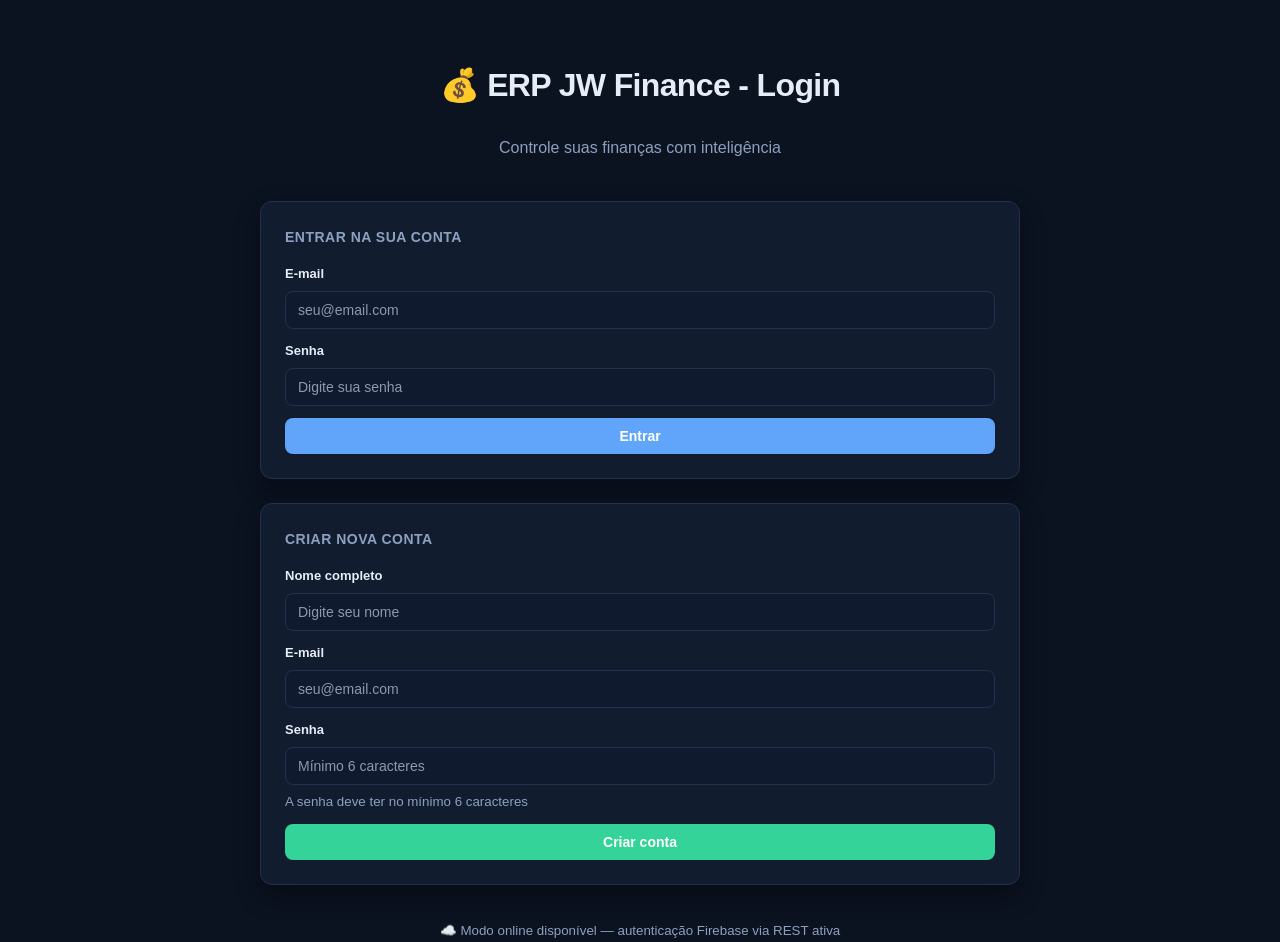
<file: index.html>
<!DOCTYPE html>
<html lang="pt-BR">
<head>
  <meta charset="UTF-8" />
  <meta name="viewport" content="width=device-width, initial-scale=1.0" />
  <meta name="description" content="Sistema de Gestão Financeira Pessoal" />
  <title>ERP JW Finance - Login</title>

  <link rel="manifest" href="manifest.json" />
  <link rel="stylesheet" href="css/style.css" />

  <!-- Firebase: inicialização única -->
  <script src="js/core/firebase-init.js"></script>
</head>

<body>
  <main class="container" style="max-width: 800px; padding-top: 60px;">
    <div style="text-align: center; margin-bottom: 40px;">
      <h1>💰 ERP JW Finance - Login</h1>
      <p class="text-muted">Controle suas finanças com inteligência</p>
    </div>

    <!-- LOGIN -->
    <section class="card">
      <h2>Entrar na sua conta</h2>
      <form id="login-form" class="form" novalidate>
        <div class="form-group">
          <label for="login-email">E-mail</label>
          <input
            type="email"
            id="login-email"
            placeholder="seu@email.com"
            autocomplete="username"
            required
          />
        </div>

        <div class="form-group">
          <label for="login-password">Senha</label>
          <input
            type="password"
            id="login-password"
            placeholder="Digite sua senha"
            autocomplete="current-password"
            required
          />
        </div>

        <button class="btn btn--primary" type="submit" style="width: 100%;">
          Entrar
        </button>
      </form>
    </section>

    <!-- CADASTRO -->
    <section class="card">
      <h2>Criar nova conta</h2>
      <form id="signup-form" class="form" novalidate>
        <div class="form-group">
          <label for="signup-name">Nome completo</label>
          <input
            type="text"
            id="signup-name"
            placeholder="Digite seu nome"
            autocomplete="name"
            required
          />
        </div>

        <div class="form-group">
          <label for="signup-email">E-mail</label>
          <input
            type="email"
            id="signup-email"
            placeholder="seu@email.com"
            autocomplete="username"
            required
          />
        </div>

        <div class="form-group">
          <label for="signup-password">Senha</label>
          <input
            type="password"
            id="signup-password"
            placeholder="Mínimo 6 caracteres"
            autocomplete="new-password"
            minlength="6"
            required
          />
          <small class="text-muted">A senha deve ter no mínimo 6 caracteres</small>
        </div>

        <button class="btn btn--success" type="submit" style="width: 100%;">
          Criar conta
        </button>
      </form>
    </section>

    <!-- STATUS -->
    <div id="status" class="status hidden" aria-live="polite"></div>

    <p class="text-center text-muted" style="margin-top: 32px;">
      <small id="auth-mode-hint">🔒 Carregando modo de autenticação...</small>
    </p>
  </main>

  <!-- Scripts do ERP -->
  <script src="js/core/constants.js"></script>
  <script src="js/core/config.js"></script>
  <script src="js/core/core.js"></script>
  <script src="js/utils/ui.js"></script>
  <script src="js/sync/sync-service.js"></script>
  <script src="js/features/index.js"></script>
</body>
</html>
</file>
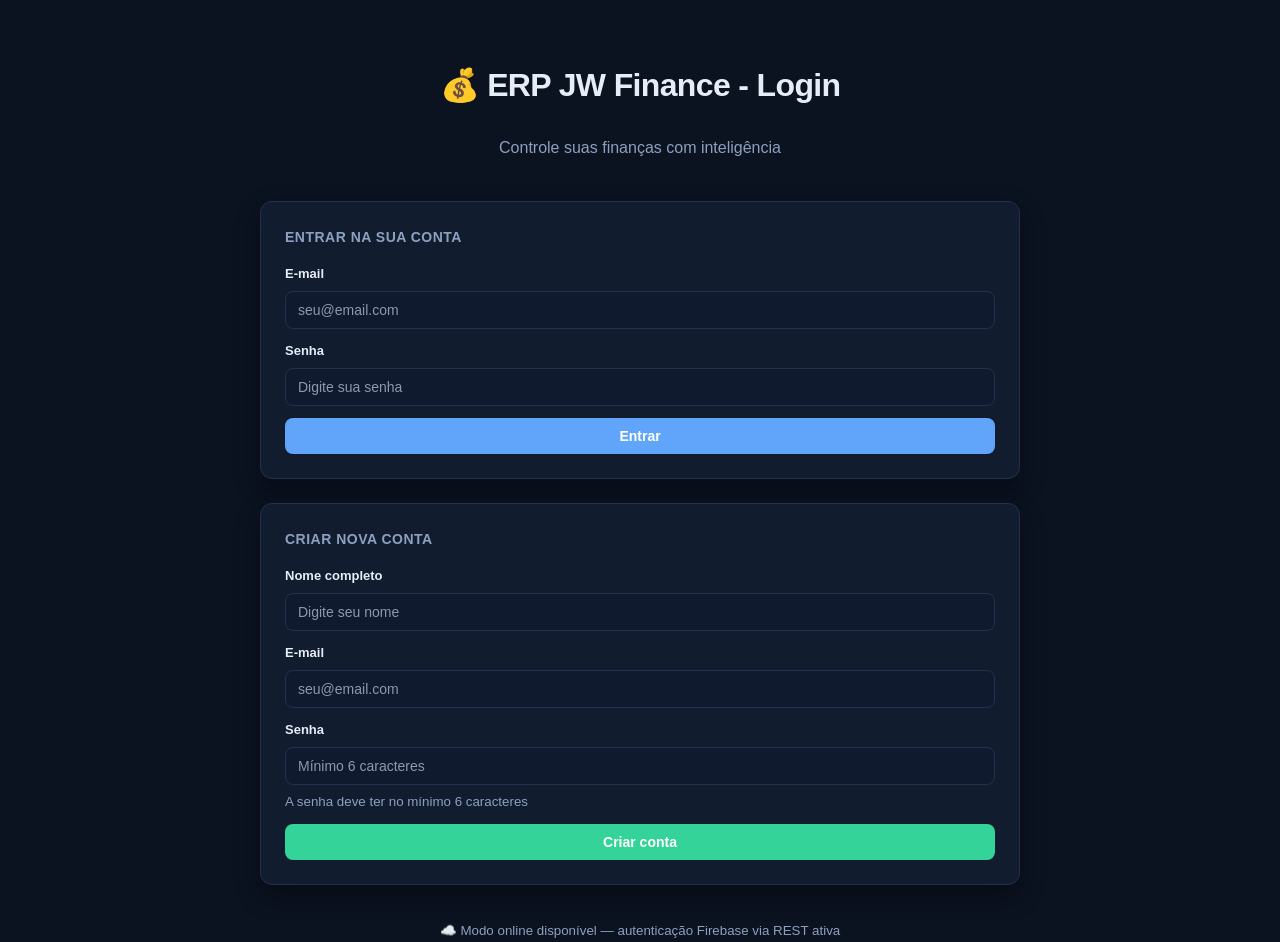
<file: charts.html>
<!DOCTYPE html>
<html lang="pt-BR">
<head>
  <meta charset="UTF-8" />
  <meta name="viewport" content="width=device-width, initial-scale=1.0" />
  <title>ERP JW Finance - Gráficos</title>
  <link rel="manifest" href="manifest.json" />
  <link rel="stylesheet" href="css/style.css" />
  <script src="js/core/firebase-init.js"></script>
</head>

<body>
  <header class="topbar no-print">
    <div class="container topbar__row">
      <h1>📈 ERP JW Finance - Gráficos</h1>
      <div class="topbar__actions">
        <button onclick="location.href='dashboard.html'" class="btn btn--ghost">← Dashboard</button>
        <button id="logoutBtn" class="btn btn--ghost">🚪 Sair</button>
      </div>
    </div>
  </header>

  <main class="container" style="margin-top: 24px;">
    <!-- FILTRO -->
    <section class="card no-print">
      <div style="display:flex; justify-content:space-between; align-items:flex-start; gap:12px; flex-wrap:wrap;">
        <div>
          <h3 style="margin:0;">🗓️ Filtro por Período</h3>
          <p class="text-muted" style="margin:6px 0 0;">Selecione o intervalo e clique em <strong>Atualizar</strong>.</p>
        </div>
        <div style="display:flex; gap:10px; flex-wrap:wrap; align-items:end;">
          <div class="form-group" style="min-width:220px; margin:0;">
            <label for="chartsStart">Mês inicial</label>
            <select id="chartsStart" class="input"></select>
          </div>
          <div class="form-group" style="min-width:220px; margin:0;">
            <label for="chartsEnd">Mês final</label>
            <select id="chartsEnd" class="input"></select>
          </div>
          <button id="btnApply" class="btn" type="button">🔄 Atualizar</button>
        </div>
      </div>
      <div class="text-muted" style="margin-top:10px;">
        Período atual: <strong id="monthLabel">—</strong>
      </div>
    </section>

    <!-- KPIs -->
    <section class="card">
      <h3>✅ Resumo Executivo — Indicadores do período</h3>

      <div class="kpi-grid" style="margin-top: 12px;">
        <div class="kpi kpi--renda"><div class="kpi__label">Renda Total</div><div id="kpiRenda" class="kpi__value">—</div></div>
        <div class="kpi kpi--poupanca"><div class="kpi__label">Poupança</div><div id="kpiPoupanca" class="kpi__value">—</div></div>
        <div class="kpi kpi--essenciais"><div class="kpi__label">Essenciais</div><div id="kpiEssenciais" class="kpi__value">—</div></div>
        <div class="kpi kpi--livres"><div class="kpi__label">Livres</div><div id="kpiLivres" class="kpi__value">—</div></div>
        <div class="kpi kpi--dividas"><div class="kpi__label">Dívidas</div><div id="kpiDividas" class="kpi__value">—</div></div>
        <div class="kpi kpi--saldo"><div class="kpi__label">Saldo</div><div id="kpiSaldo" class="kpi__value">—</div></div>
      </div>

      <div class="rates-grid" style="margin-top:16px;">
        <div class="rate">
          <div class="rate__label">Taxa de Poupança</div>
          <div id="percPoupanca" class="rate__value">—</div>
        </div>
        <div class="rate">
          <div class="rate__label">Taxa de Essenciais</div>
          <div id="percEssenciais" class="rate__value">—</div>
        </div>
        <div class="rate">
          <div class="rate__label">Taxa de Livres</div>
          <div id="percLivres" class="rate__value">—</div>
        </div>
        <div class="rate">
          <div class="rate__label">Endividamento</div>
          <div id="percDividas" class="rate__value">—</div>
        </div>
      </div>
    </section>

    <!-- GRÁFICOS -->
    <div class="charts-grid">
      <section class="card">
        <h3>🧩 Taxas e Percentuais (visão macro)</h3>
        <canvas id="chartPizza"></canvas>
        <div id="legendMacro" class="chart-legend"></div>
      </section>

      <section class="card">
        <h3>📊 Comparativo Geral</h3>
        <canvas id="chartBarras"></canvas>
        <div id="legendComp" class="chart-legend"></div>
      </section>

      <section class="card">
        <h3>💳 Despesas por Categoria</h3>
        <canvas id="chartCategorias"></canvas>
        <div id="legendCategorias" class="chart-legend"></div>
      </section>

      <section class="card">
        <h3>🏦 Categorias por Banco</h3>
        <canvas id="chartBancoCategorias"></canvas>
        <div id="legendBancoCat" class="chart-legend"></div>
      </section>

      <section class="card card--wide">
        <h3>📈 Evolução do Saldo (por mês)</h3>
        <canvas id="chartSaldoLinha"></canvas>
        <div id="legendSaldo" class="chart-legend"></div>
      </section>
    </div>

    <div class="no-print" style="display:flex; gap:10px; flex-wrap:wrap; margin: 18px 0 40px;">
      <button class="btn btn--ghost" type="button" onclick="window.scrollTo({top:0,behavior:'smooth'})">↑ Voltar ao topo</button>
      <button class="btn" type="button" data-action="print">🖨️ Imprimir / Exportar PDF</button>
    </div>
  </main>

  <script src="js/core/constants.js"></script>
  <script src="js/core/core.js"></script>
  <script src="js/core/config.js"></script>
  <script src="js/utils/ui.js"></script>
  <script src="js/sync/sync-service.js"></script>
  <script src="js/features/charts.js"></script>
</body>
</html>
</file>
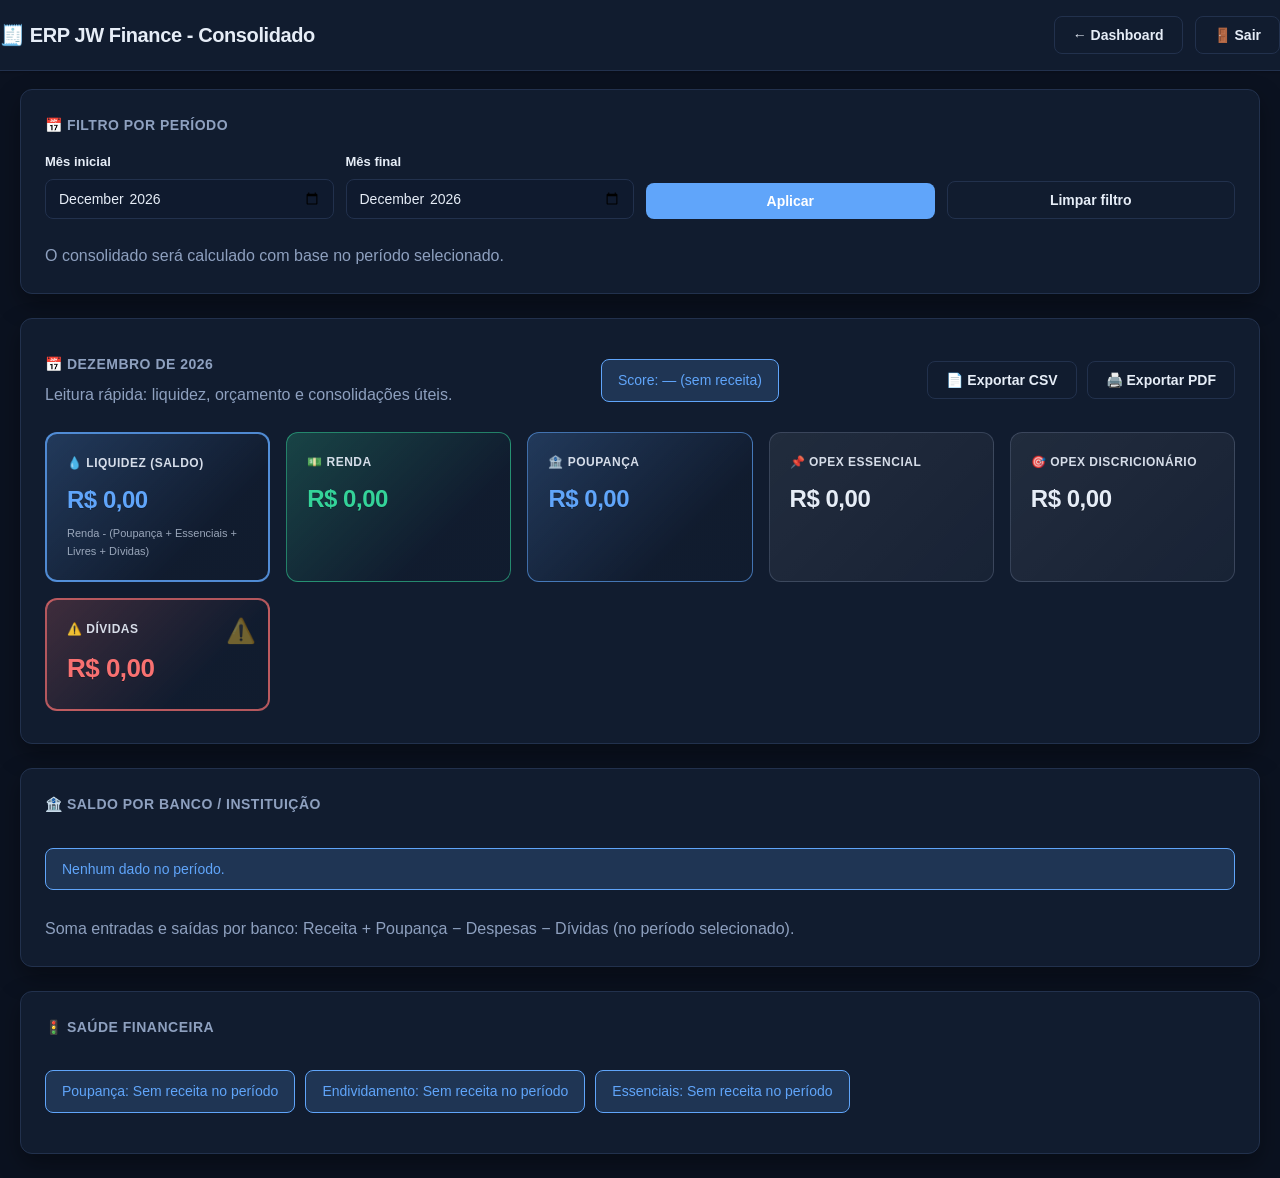
<file: consolidado.html>
<!DOCTYPE html>
<html lang="pt-BR">
<head>
  <meta charset="UTF-8" />
  <meta name="viewport" content="width=device-width, initial-scale=1.0" />
  <title>ERP JW Finance - Consolidado</title>
  <link rel="manifest" href="manifest.json" />
  <link rel="stylesheet" href="css/style.css" />
  <script src="js/core/firebase-init.js"></script>
  
</head>
<body>
  <header class="topbar">
    <div class="container topbar__row">
      <h1>🧾 ERP JW Finance - Consolidado</h1>
      <div class="topbar__actions">
        <button class="btn btn--ghost" type="button" onclick="window.location.href='dashboard.html'">← Dashboard</button>
        <button id="logoutBtn" class="btn btn--ghost" type="button">🚪 Sair</button>
      </div>
    </div>
  </header>

  <main class="container" style="padding-top: 18px;">

    <section class="card no-print">
      <h2>📅 Filtro por período</h2>
      <div class="grid-4" style="grid-template-columns: repeat(auto-fit, minmax(200px, 1fr)); gap: 12px;">
        <div class="form-group">
          <label for="consStart">Mês inicial</label>
          <input id="consStart" class="input" type="month" />
        </div>
        <div class="form-group">
          <label for="consEnd">Mês final</label>
          <input id="consEnd" class="input" type="month" />
        </div>
        <div class="form-group" style="align-self:end;">
          <button id="btnApply" class="btn btn--primary" type="button" style="width:100%;">Aplicar</button>
        </div>
        <div class="form-group" style="align-self:end;">
          <button id="btnClearFilter" class="btn btn--ghost" type="button" style="width:100%;">Limpar filtro</button>
        </div>
      </div>
      <p class="text-muted" style="margin:10px 0 0;">O consolidado será calculado com base no período selecionado.</p>
    </section>

    <section class="card">
      <div style="display:flex; align-items:center; justify-content:space-between; gap:12px; flex-wrap:wrap;">
        <div>
          <h2 style="margin:0;">📅 <span id="monthLabel">—</span></h2>
          <p class="text-muted" style="margin:6px 0 0;">Leitura rápida: liquidez, orçamento e consolidações úteis.</p>
        </div>
        <div class="status status--info" id="scoreBox">Score: —</div>
        <div class="no-print" style="display:flex; gap:10px;">
          <button id="btnConsCSV" class="btn btn--ghost" type="button">📄 Exportar CSV</button>
          <button class="btn btn--ghost" type="button" onclick="window.print()">🖨️ Exportar PDF</button>
        </div>
      </div>

      <div class="kpi-grid" style="margin-top: 14px;">
        <div class="kpi kpi--saldo">
          <div class="kpi__title">💧 Liquidez (Saldo)</div>
          <div class="kpi__value" id="kpiLiquidez">R$ 0,00</div>
          <small>Renda - (Poupança + Essenciais + Livres + Dívidas)</small>
        </div>

        <div class="kpi kpi--receita">
          <div class="kpi__title">💵 Renda</div>
          <div class="kpi__value" id="kpiRenda">R$ 0,00</div>
        </div>

        <div class="kpi kpi--poupanca">
          <div class="kpi__title">🏦 Poupança</div>
          <div class="kpi__value" id="kpiPoupanca">R$ 0,00</div>
        </div>

        <div class="kpi kpi--despesa">
          <div class="kpi__title">📌 OPEX Essencial</div>
          <div class="kpi__value" id="kpiEssenciais">R$ 0,00</div>
        </div>

        <div class="kpi kpi--livre">
          <div class="kpi__title">🎯 OPEX Discricionário</div>
          <div class="kpi__value" id="kpiLivres">R$ 0,00</div>
        </div>

        <div class="kpi kpi--dividas">
          <div class="kpi__title">⚠️ Dívidas</div>
          <div class="kpi__value" id="kpiDividas">R$ 0,00</div>
        </div>
      </div>
    </section>

    <section class="card" style="margin-top: 16px;">
      <h2>🏦 Saldo por Banco / Instituição</h2>
      <div id="byBankBalance" class="grid" style="display:grid; grid-template-columns: repeat(auto-fit, minmax(240px, 1fr)); gap: 10px; margin-top: 10px;"></div>
      <p class="text-muted" style="margin-top: 10px;">Soma entradas e saídas por banco: Receita + Poupança − Despesas − Dívidas (no período selecionado).</p>
    </section>

    <section class="card" style="margin-top: 16px;">
      <h2>🚦 Saúde Financeira</h2>
      <div style="display:flex; gap:10px; flex-wrap:wrap; margin-top: 10px;">
        <span id="healthPoupanca" class="status status--info">Poupança: —</span>
        <span id="healthEndividamento" class="status status--info">Endividamento: —</span>
        <span id="healthEssenciais" class="status status--info">Essenciais: —</span>
      </div>
    </section>
  </main>

  <!-- SCRIPTS -->
  <script src="js/core/constants.js"></script>
  <script src="js/core/config.js"></script>
  <script src="js/core/core.js"></script>
  <script src="js/utils/ui.js"></script>
  <script src="js/sync/sync-service.js"></script>
  <script src="js/features/consolidado.js"></script>
</body>
</html>
</file>
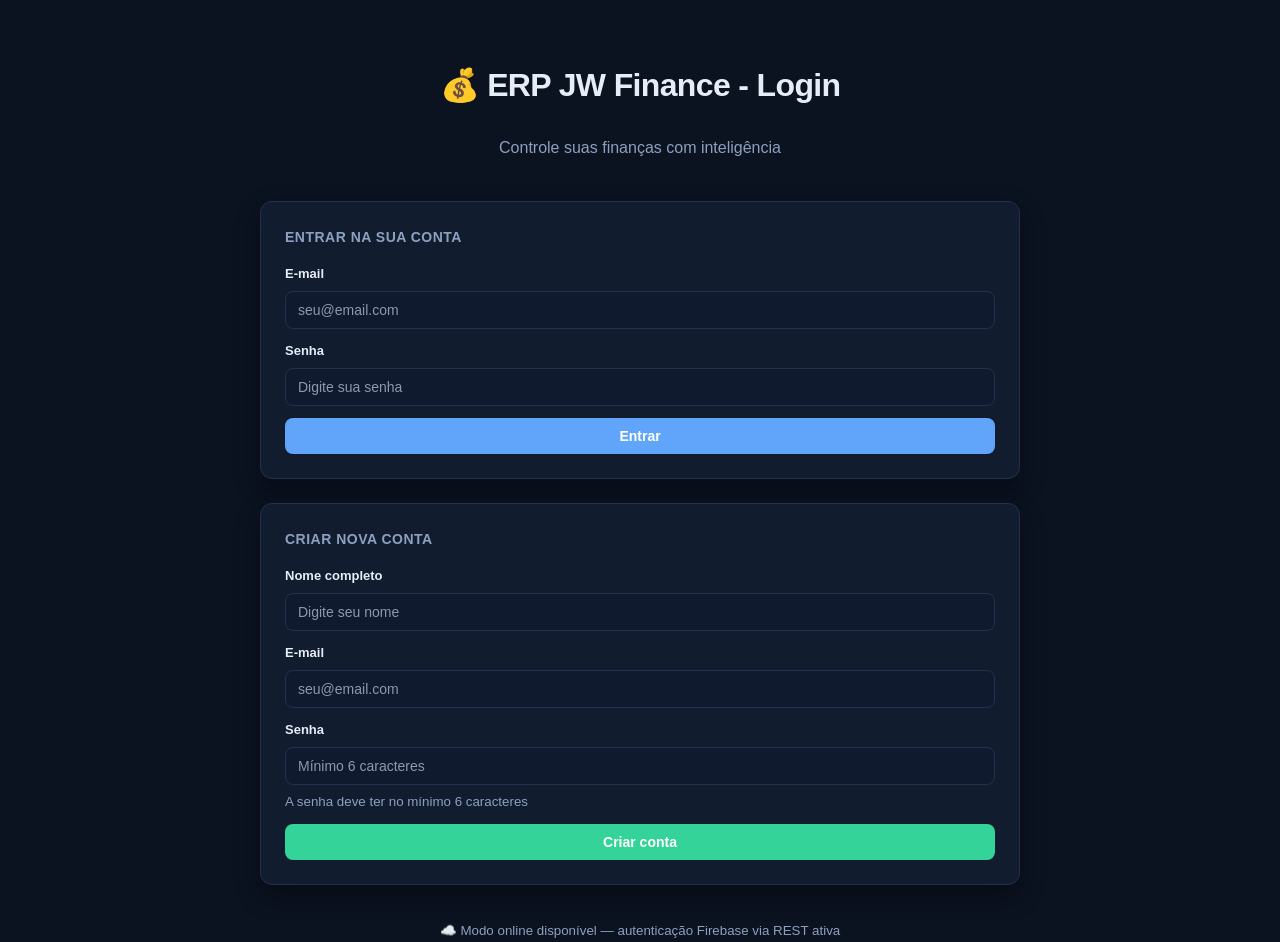
<file: dashboard.html>
<!DOCTYPE html>
<html lang="pt-BR">
<head>
  <meta charset="UTF-8" />
  <meta name="viewport" content="width=device-width, initial-scale=1.0" />
  <meta name="description" content="ERP JW Finance - Gestão Financeira Pessoal " />
  <title>ERP JW Finance - Dashboard</title>
  <link rel="manifest" href="manifest.json" />
  <link rel="stylesheet" href="css/style.css" />
  <script src="js/core/firebase-init.js"></script>
</head>

<body>
  <!-- HEADER -->
  <header class="topbar">
    <div class="container topbar__row">
      <h1>💰 ERP JW Finance - Dashboard</h1>
      <div class="topbar__actions">
        <span id="userName" class="text-muted" style="font-size: 14px;"></span>
        <button id="btnPerfil" class="btn btn--ghost">⚙️ Perfil</button>
        <button id="btnGerenciadores" class="btn btn--ghost">🧩 Gerenciadores</button>
        <button id="btnHistorico" class="btn btn--ghost">📊 Histórico</button>
        <button id="btnCharts" class="btn btn--ghost">📈 Gráficos</button>
        <button id="btnConsolidado" class="btn btn--ghost">🧾 Consolidado</button>
        <button id="btnMetas" class="btn btn--ghost">🎯 Metas</button>
        <button id="logoutBtn" class="btn btn--ghost">🚪 Sair</button>
      </div>
    </div>
  </header>

  <!-- MAIN CONTENT -->
  <main class="container">
    
    <!-- SELETOR DE MÊS -->
    <section class="card" style="margin-top: 24px;">
      <div style="display: flex; align-items: center; justify-content: space-between; gap: 16px; flex-wrap: wrap;">
        <div>
          <h2 style="margin-bottom: 4px;">📅 Mês Ativo</h2>
          <p class="text-muted" style="font-size: 14px; margin: 0;">Visualizando dados de <strong id="monthLabel"></strong></p>
        </div>
        <div style="display: flex; gap: 8px;">
          <button id="btnPrevMonth" class="btn btn--ghost">← Anterior</button>
          <button id="btnCurrentMonth" class="btn btn--primary">Mês Atual</button>
          <button id="btnNextMonth" class="btn btn--ghost">Próximo →</button>
        </div>
      </div>
    </section>

    <!-- RESUMO / KPIs COM DÍVIDAS -->
    <section class="card">
      <h2>💹 RESUMO DO MÊS</h2>
      <div class="kpi-grid">
        
        <div class="kpi kpi--receita">
          <div class="kpi__title">💵 Renda Total</div>
          <div class="kpi__value" id="kpiRenda">R$ 0,00</div>
        </div>
        
        <div class="kpi kpi--poupanca">
          <div class="kpi__title">🏦 Poupança Total</div>
          <div class="kpi__value" id="kpiPoupanca">R$ 0,00</div>
        </div>
        
        <div class="kpi kpi--essenciais">
          <div class="kpi__title">🔴 Despesas Essenciais</div>
          <div class="kpi__value" id="kpiEssenciais">R$ 0,00</div>
        </div>
        
        <div class="kpi kpi--livres">
          <div class="kpi__title">🟢 Despesas Livres</div>
          <div class="kpi__value" id="kpiLivres">R$ 0,00</div>
        </div>
        
        <!-- KPI DE DÍVIDAS - DESTAQUE -->
        <div class="kpi kpi--dividas">
          <div class="kpi__title">💳 DÍVIDAS TOTAIS</div>
          <div class="kpi__value" id="kpiDividas">R$ 0,00</div>
          <small>⚠️ Priorize quitação</small>
        </div>
        
        <div class="kpi kpi--highlight">
          <div class="kpi__title">💎 Saldo a Distribuir</div>
          <div class="kpi__value" id="kpiSaldoDistribuir">R$ 0,00</div>
          <small>valor ainda não comprometido</small>
        </div>
        
      </div>

      <!-- v8.2.3: KPI de saúde simplificado (Apple-minimal) — manter apenas Score do mês -->
      <div class="health-row health-row--score" style="margin-top: 14px; justify-content: flex-end;">
        <span id="healthScore" class="score-pill">Score do mês: —</span>
      </div>
    </section>

    <!-- LANÇAMENTOS (4 COLUNAS COM DÍVIDAS) -->
    <section class="grid-4">
      
      <!-- COLUNA 1: RECEITA -->
      <div class="card">
        <h3>💵 RECEITA</h3>
        <form id="formReceita" class="form">
          <div class="form-group">
            <label for="receitaData">Data</label>
            <input type="date" id="receitaData" name="data" required />
          </div>
          
          <div class="form-group">
            <label for="receitaValor">Valor (R$)</label>
            <input type="number" id="receitaValor" name="valor" step="0.01" min="0.01" placeholder="0,00" required />
          </div>
          
          <div class="form-group">
            <label for="receitaCategoria">Categoria</label>
            <select id="receitaCategoria" name="categoria" required>
              <option value="">Selecione</option>
            </select>
          </div>
          
          <div class="form-group">
            <label for="receitaBanco">Banco/Conta</label>
            <select id="receitaBanco" name="banco" required>
              <option value="">Selecione</option>
            </select>
          </div>
          
          <div class="form-group">
            <label for="receitaDescricao">Descrição (opcional)</label>
            <input type="text" id="receitaDescricao" name="descricao" placeholder="Ex: Salário de fevereiro" />
          </div>
          
          <button class="btn btn--success" type="submit" style="width: 100%;">
            ✓ Adicionar Receita
          </button>
        </form>
      </div>

      <!-- COLUNA 2: POUPANÇA -->
      <div class="card">
        <h3>🏦 POUPANÇA</h3>
        <form id="formPoupanca" class="form">
          <div class="form-group">
            <label for="poupancaData">Data</label>
            <input type="date" id="poupancaData" name="data" required />
          </div>
          
          <div class="form-group">
            <label for="poupancaValor">Valor (R$)</label>
            <input type="number" id="poupancaValor" name="valor" step="0.01" min="0.01" placeholder="0,00" required />
          </div>
          
          <div class="form-group">
            <label for="poupancaCategoria">Categoria</label>
            <select id="poupancaCategoria" name="categoria" required>
              <option value="">Selecione</option>
            </select>
          </div>
          
          <div class="form-group">
            <label for="poupancaBanco">Banco/Conta</label>
            <select id="poupancaBanco" name="banco" required>
              <option value="">Selecione</option>
            </select>
          </div>
          
          <div class="form-group">
            <label for="poupancaDescricao">Descrição (opcional)</label>
            <input type="text" id="poupancaDescricao" name="descricao" placeholder="Ex: Reserva de emergência" />
          </div>
          
          <button class="btn btn--primary" type="submit" style="width: 100%;">
            ✓ Adicionar Poupança
          </button>
        </form>
      </div>

      <!-- COLUNA 3: DESPESAS -->
      <div class="card">
        <h3>💳 DESPESAS</h3>
        <form id="formDespesa" class="form">
          <div class="form-group">
            <label for="despesaData">Data</label>
            <input type="date" id="despesaData" name="data" required />
          </div>
          
          <div class="form-group">
            <label for="despesaValor">Valor (R$)</label>
            <input type="number" id="despesaValor" name="valor" step="0.01" min="0.01" placeholder="0,00" required />
          </div>
          
          <div class="form-group">
            <label for="despesaCategoria">Categoria</label>
            <select id="despesaCategoria" required></select>
            <small class="text-muted">Ao selecionar a categoria, o tipo de despesa é preenchido automaticamente.</small>
          </div>

          <div class="form-group hidden">
            <label for="despesaSubtipo">Tipo de Despesa (auto)</label>
            <div style="display:flex; gap:10px; align-items:center;">
              <select id="despesaSubtipo" required disabled style="flex:1;">
                <option value="">Selecione</option>
                <option value="essencial">🔴 Despesa Essencial</option>
                <option value="livre">🟢 Despesa Livre</option>
              </select>
              <label class="text-muted" style="display:flex; gap:6px; align-items:center; font-size:13px; white-space:nowrap;">
                <input type="checkbox" id="overrideDespesaTipo" />
                editar
              </label>
            </div>
            <small class="text-muted">Se alguma categoria antiga não tiver regra, marque “editar” para escolher manualmente.</small>
          </div>
          
          <div class="form-group">
            <label for="despesaBanco">Banco/Conta</label>
            <select id="despesaBanco" required>
              <option value="">Selecione</option>
            </select>
          </div>
          
          <div class="form-group">
            <label for="despesaDescricao">Descrição (opcional)</label>
            <input type="text" id="despesaDescricao" name="descricao" placeholder="Ex: Conta de luz" />
          </div>
          
          <button class="btn btn--danger" type="submit" style="width: 100%;">
            ✓ Adicionar Despesa
          </button>
        </form>
      </div>

      <!-- COLUNA 4: DÍVIDAS (NOVO) -->
      <div class="card" style="border: 2px solid var(--divida);">
        <h3>⚠️ DÍVIDAS</h3>
        <form id="formDivida" class="form">
          <div class="form-group">
            <label for="dividaData">Data</label>
            <input type="date" id="dividaData" name="data" required />
          </div>
          
          <div class="form-group">
            <label for="dividaValor">Valor (R$)</label>
            <input type="number" id="dividaValor" name="valor" step="0.01" min="0.01" placeholder="0,00" required />
          </div>
          
          <div class="form-group">
            <label for="dividaCategoria">Tipo de Dívida</label>
            <select id="dividaCategoria" name="categoria" required>
              <option value="">Selecione</option>
            </select>
          </div>
          
          <div class="form-group">
            <label for="dividaBanco">Banco/Origem</label>
            <select id="dividaBanco" name="banco" required>
              <option value="">Selecione</option>
            </select>
          </div>
          
          <div class="form-group">
            <label for="dividaDescricao">Descrição (opcional)</label>
            <input type="text" id="dividaDescricao" name="descricao" placeholder="Ex: Parcelamento em 12x" />
          </div>
          
          <button class="btn btn--danger" type="submit" style="width: 100%; background: var(--divida);">
            ⚠️ Registrar Dívida
          </button>
        </form>
      </div>

    </section>

    <!-- TABELA DE LANÇAMENTOS -->
    <section class="card">
      <h2>📋 TODOS OS LANÇAMENTOS</h2>
      <div class="table-wrapper">
        <table>
          <thead>
            <tr>
              <th>Tipo</th>
              <th>Data</th>
              <th>Valor</th>
              <th>Categoria</th>
              <th>Banco</th>
              <th>Descrição</th>
              <th>Ações</th>
            </tr>
          </thead>
          <tbody id="txTbody">
            <tr>
              <td colspan="7" style="text-align: center; padding: 40px;">
                <span class="text-muted">Nenhum lançamento neste mês</span>
              </td>
            </tr>
          </tbody>
        </table>
      </div>
    </section>

    <!-- RODAPÉ COM AÇÕES -->
    <section class="footer-actions">
      <button onclick="window.scrollTo({top: 0, behavior: 'smooth'})" class="btn btn--ghost">
        ↑ Voltar ao topo
      </button>
      <button onclick="window.print()" class="btn btn--ghost">
        🖨️ Imprimir / Exportar PDF
      </button>
      <button id="btnExportCSVMonth" class="btn btn--ghost">
        📄 Exportar CSV do mês
      </button>
            <button id="btnLimparMes" class="btn btn--danger">
        🗑️ Limpar todos os dados do mês
      </button>
    </section>

  </main>

  <!-- MODAL DE EDIÇÃO -->
  <div id="modalEdit" class="modal-overlay hidden" style="display: none;">
    <div class="modal">
      <div class="modal-header">
        <h3>✏️ Editar Lançamento</h3>
        <button onclick="closeEditModal()" class="btn btn--ghost btn-mini">✕</button>
      </div>
      <div class="modal-body">
        <div class="status status--info modal-kpi" style="margin-bottom: 12px;">
          <strong id="editResumo">—</strong>
        </div>

        <form id="formEdit" class="form">
          <input type="hidden" id="editId" />
          <input type="hidden" id="editTipo" />
          
          <div class="form-group">
            <label for="editData">Data</label>
            <input type="date" id="editData" required />
          </div>
          
          <div class="form-group">
            <label for="editValor">Valor (R$)</label>
            <input type="number" id="editValor" step="0.01" min="0.01" required />
          </div>
          
          <div class="form-group">
            <label for="editCategoria">Categoria</label>
            <select id="editCategoria" required></select>
          </div>
          
          <div class="form-group">
            <label for="editBanco">Banco</label>
            <select id="editBanco" required></select>
          </div>
          
          <div class="form-group">
            <label for="editDescricao">Descrição</label>
            <input type="text" id="editDescricao" />
          </div>
        </form>
      </div>
      <div class="modal-footer">
        <button onclick="closeEditModal()" class="btn btn--ghost">Cancelar</button>
        <button onclick="saveEdit()" class="btn btn--primary">💾 Salvar alterações</button>
      </div>
    </div>
  </div>


  <!-- MODAL: FIXAR LANÇAMENTO (RECORRÊNCIA) -->
  <div id="modalFixar" class="modal-overlay hidden" style="display: none;">
    <div class="modal">
      <div class="modal-header">
        <h3>📌 Fixar lançamento</h3>
        <button onclick="closeFixarModal()" class="btn btn--ghost btn-mini">✕</button>
      </div>
      <div class="modal-body">
        <p class="text-muted" style="margin-top: 0;">Este lançamento será repetido automaticamente nos meses escolhidos.</p>

        <div class="status status--info" style="margin-bottom: 12px;">
          <strong id="fixResumo">—</strong>
        </div>

        <form id="formFixar" class="form" onsubmit="event.preventDefault(); saveFixar();">
          <div class="form-group">
            <label for="fixInicio">Início (mês)</label>
            <input type="month" id="fixInicio" required />
          </div>

          <div class="form-group">
            <label for="fixFim">Fim (mês)</label>
            <input type="month" id="fixFim" />
            <div style="margin-top: 8px;">
              <label style="display:flex; align-items:center; gap:8px; font-size: 13px;">
                <input type="checkbox" id="fixSemFim" />
                Sem fim
              </label>
            </div>
          </div>

          <div class="form-group">
            <label style="display:flex; align-items:center; gap:8px; font-size: 13px;">
              <input type="checkbox" id="fixAplicarAtual" checked />
              Aplicar também no mês atual
            </label>
          </div>
        </form>
      </div>
      <div class="modal-footer">
        <button onclick="closeFixarModal()" class="btn btn--ghost">Cancelar</button>
        <button onclick="saveFixar()" class="btn btn--primary">📌 Fixar</button>
      </div>
    </div>
  </div>


    <!-- SCRIPTS -->
  <script src="js/core/constants.js"></script>
  <script src="js/core/config.js"></script>
  <script src="js/core/core.js"></script>
  <script src="js/utils/ui.js"></script>
  <script src="js/sync/sync-service.js"></script>
  <script src="js/features/dashboard.js"></script>
</body>
</html>
</file>
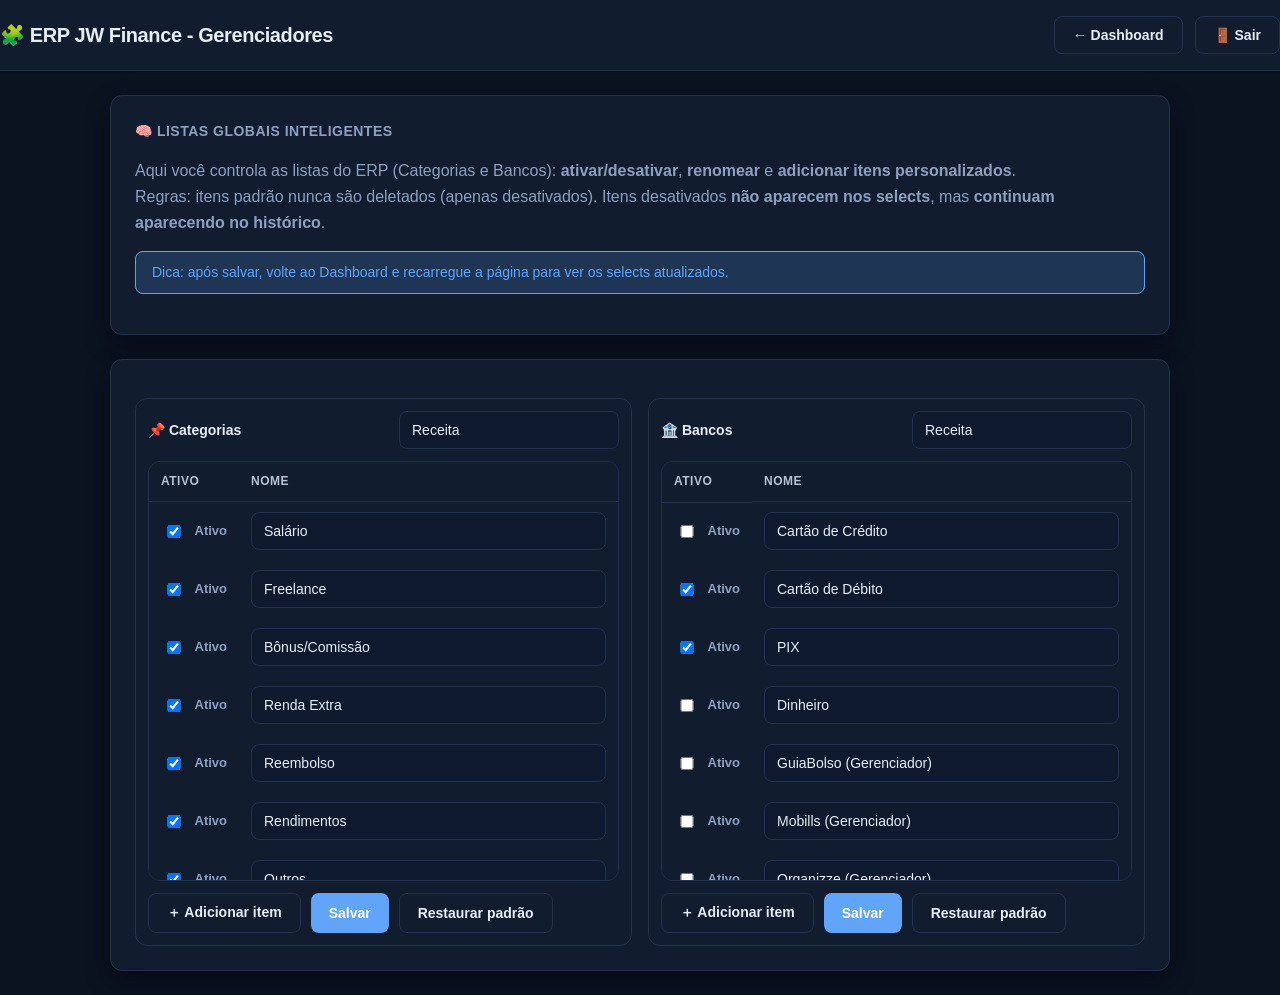
<file: gerenciadores.html>
<!DOCTYPE html>
<html lang="pt-BR">
<head>
  <meta charset="UTF-8" />
  <meta name="viewport" content="width=device-width, initial-scale=1.0" />
  <title>ERP JW Finance - Gerenciadores</title>
  <link rel="manifest" href="manifest.json" />
  <link rel="stylesheet" href="css/style.css" />
  <script src="js/core/firebase-init.js"></script>
</head>

<body>
  <header class="topbar">
    <div class="container topbar__row">
      <h1>🧩 ERP JW Finance - Gerenciadores</h1>
      <div class="topbar__actions">
        <button class="btn btn--ghost" type="button" onclick="window.location.href='dashboard.html'">← Dashboard</button>
        <button id="logoutBtn" class="btn btn--ghost" type="button">🚪 Sair</button>
      </div>
    </div>
  </header>

  <main class="container" style="max-width: 1100px; margin-top: 24px;">

    <section class="card">
      <h2>🧠 Listas Globais Inteligentes</h2>
      <p class="text-muted" style="margin-top: 0;">
        Aqui você controla as listas do ERP (Categorias e Bancos): <strong>ativar/desativar</strong>, <strong>renomear</strong> e <strong>adicionar itens personalizados</strong>.
        <br/>Regras: itens padrão nunca são deletados (apenas desativados). Itens desativados <strong>não aparecem nos selects</strong>, mas <strong>continuam aparecendo no histórico</strong>.
      </p>
      <div class="status status--info">
        Dica: após salvar, volte ao Dashboard e recarregue a página para ver os selects atualizados.
      </div>
    </section>

    <section class="card">
      <div class="manager-grid">
        <!-- Categorias -->
        <div class="manager-card">
          <div class="manager-header">
            <h3 style="margin:0;">📌 Categorias</h3>
            <select id="catGrupo" class="manager-select input">
              <option value="receita">Receita</option>
              <option value="poupanca">Poupança</option>
              <option value="despesa_essencial">Despesa Essencial</option>
              <option value="despesa_livre">Despesa Livre</option>
              <option value="divida">Dívidas</option>
            </select>
          </div>

          <div class="table-wrapper manager-table-wrap"><table class="manager-table"><thead><tr><th style="width:90px;">Ativo</th><th>Nome</th></tr></thead><tbody id="catLista"></tbody></table></div>

          <div class="manager-actions">
            <button id="btnAddCat" class="btn btn--ghost" type="button">＋ Adicionar item</button>
            <button id="btnSalvarCats" class="btn btn--primary" type="button">Salvar</button>
            <button id="btnResetCats" class="btn btn--ghost" type="button">Restaurar padrão</button>
          </div>
        </div>

        <!-- Bancos -->
        <div class="manager-card">
          <div class="manager-header">
            <h3 style="margin:0;">🏦 Bancos</h3>
            <select id="bankTipo" class="manager-select input">
              <option value="receita">Receita</option>
              <option value="poupanca">Poupança</option>
              <option value="despesa">Despesa</option>
              <option value="divida">Dívidas</option>
            </select>
          </div>

          <div class="table-wrapper manager-table-wrap"><table class="manager-table"><thead><tr><th style="width:90px;">Ativo</th><th>Nome</th></tr></thead><tbody id="bankLista"></tbody></table></div>

          <div class="manager-actions">
            <button id="btnAddBank" class="btn btn--ghost" type="button">＋ Adicionar item</button>
            <button id="btnSalvarBanks" class="btn btn--primary" type="button">Salvar</button>
            <button id="btnResetBanks" class="btn btn--ghost" type="button">Restaurar padrão</button>
          </div>
        </div>
      </div>
    </section>

  </main>

  <!-- SCRIPTS -->
  <script src="js/core/constants.js"></script>
  <script src="js/core/config.js"></script>
  <script src="js/core/core.js"></script>
  <script src="js/utils/ui.js"></script>
  <script src="js/sync/sync-service.js"></script>
  <script src="js/features/gerenciadores.js"></script>
</body>
</html>
</file>
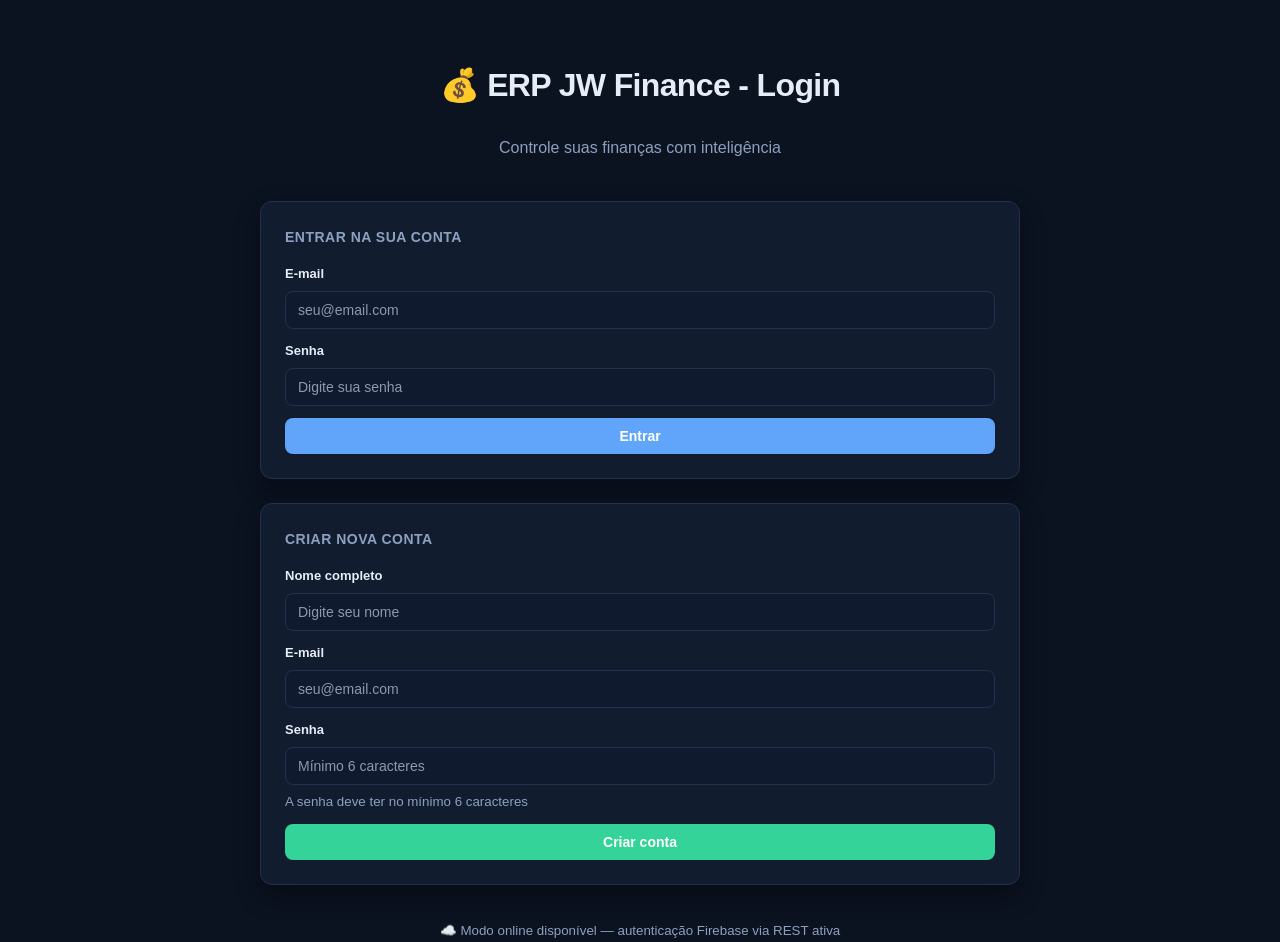
<file: historico.html>
<!DOCTYPE html>
<html lang="pt-BR">
<head>
  <meta charset="UTF-8" />
  <meta name="viewport" content="width=device-width, initial-scale=1.0" />
  <title>ERP JW Finance - Histórico</title>
  <link rel="manifest" href="manifest.json" />
  <link rel="stylesheet" href="css/style.css" />
  <script src="js/core/firebase-init.js"></script>
</head>

<body>
  <header class="topbar no-print">
    <div class="container topbar__row">
      <h1>📊 ERP JW Finance - Histórico</h1>
      <div class="topbar__actions">
        <button onclick="location.href='dashboard.html'" class="btn btn--ghost">← Dashboard</button>
        <button id="logoutBtn" class="btn btn--ghost">🚪 Sair</button>
      </div>
    </div>
  </header>

  <main class="container" style="margin-top: 24px;">
    
    <section class="card">
      <h2>📊 HISTÓRICO DE MESES</h2>
      <p class="text-muted">Visualize e compare seus dados financeiros ao longo do tempo</p>
    </section>

    
    <section class="card">
      <h2>📤 Exportação por Período</h2>
      <div class="grid-3" style="align-items:end;">
        <div class="form-group">
          <label for="histStart">Mês inicial</label>
          <input id="histStart" class="input" type="month" />
        </div>
        <div class="form-group">
          <label for="histEnd">Mês final</label>
          <input id="histEnd" class="input" type="month" />
        </div>
        <div style="display:flex; gap:10px; justify-content:flex-end; flex-wrap:wrap;">
          <button id="btnHistApply" class="btn btn--ghost" type="button">🔄 Atualizar lista</button>
          <button id="btnHistCSV" class="btn btn--ghost" type="button">📄 Exportar CSV</button>
          <button class="btn btn--ghost" type="button" onclick="window.print()">🖨️ Exportar PDF</button>
        </div>
      </div>
      <p class="text-muted" style="margin:8px 0 0;">O CSV usa separador <strong>;</strong> e funciona no Excel/Sheets.</p>
    </section>

    <!-- LISTA DE MESES -->
    <div id="monthsList">
      <div class="card" style="text-align: center; padding: 60px;">
        <p class="text-muted">Carregando histórico...</p>
      </div>
    </div>

</main>

  <!-- SCRIPTS -->
  <script src="js/core/constants.js"></script>
  <script src="js/core/config.js"></script>
  <script src="js/core/core.js"></script>
  <script src="js/utils/ui.js"></script>
  <script src="js/sync/sync-service.js"></script>
  <script src="js/features/historico.js"></script>

  <style>
    @media print {
      .no-print { display: none !important; }
      body { background: white; }
      .card { box-shadow: none; border: 1px solid #ddd; }
    }
  </style>
</body>
</html>
</file>
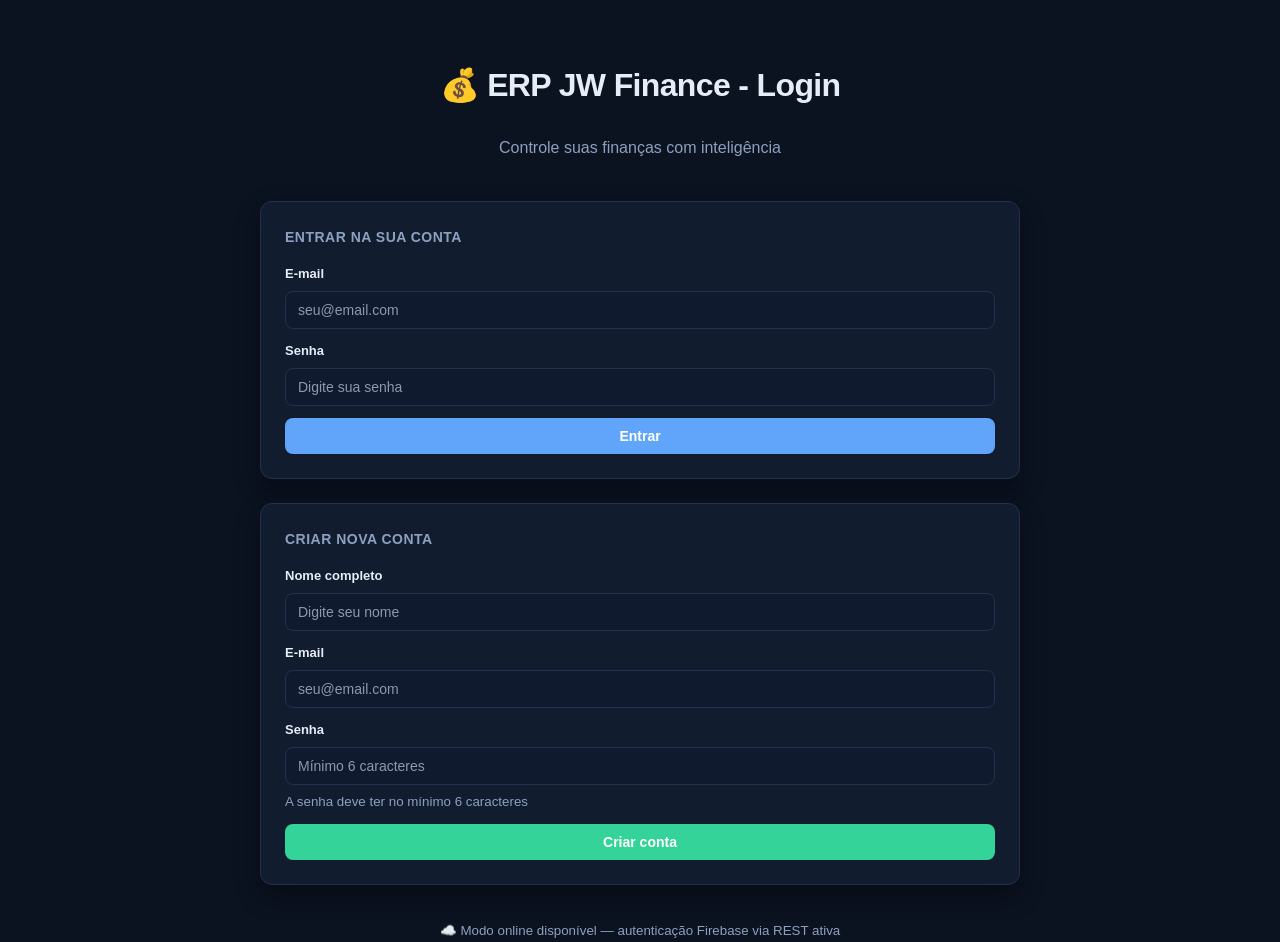
<file: metas.html>
<!DOCTYPE html>
<html lang="pt-BR">
<head>
  <meta charset="UTF-8" />
  <meta name="viewport" content="width=device-width, initial-scale=1.0" />
  <title>ERP JW Finance - Orçamento</title>
  <link rel="manifest" href="manifest.json" />
  <link rel="stylesheet" href="css/style.css" />
  <script src="js/core/firebase-init.js"></script>
</head>
<body>
  <header class="topbar">
    <div class="container topbar__row">
      <h1>🎯 ERP JW Finance - Orçamento</h1>
      <div class="topbar__actions">
        <button class="btn btn--ghost" type="button" onclick="window.location.href='dashboard.html'">← Dashboard</button>
        <button id="logoutBtn" class="btn btn--ghost" type="button">🚪 Sair</button>
      </div>
    </div>
  </header>

  <main class="container" style="padding-top: 18px;">
    <!-- MODO v8: ORÇAMENTO PERCENTUAL -->
    <section id="budgetV8" class="card">
      <div style="display:flex; align-items:center; justify-content:space-between; gap:10px; flex-wrap:wrap;">
        <div>
          <h2 style="margin:0;">📊 Orçamento — <span id="monthLabel">—</span></h2>
          <p class="text-muted" style="margin:6px 0 0;">
            Tela comparativa: <strong>onde você quer chegar</strong> (meta em %) vs <strong>onde você está</strong> (realizado).
          </p>
        </div>
        <div style="display:flex; gap:8px;">
          <button id="btnPrevMonth" class="btn btn--ghost" type="button">← Anterior</button>
          <button id="btnCurrentMonth" class="btn btn--primary" type="button">Mês Atual</button>
          <button id="btnNextMonth" class="btn btn--ghost" type="button">Próximo →</button>
        </div>
      </div>

      <div class="status status--info" id="budgetInfo" style="margin-top: 12px;">
        Defina percentuais para distribuir sua renda do mês. O total deve somar <strong>100%</strong>.
      </div>

      <form id="budgetForm" class="form-grid" style="margin-top: 10px;">
        <div class="form-group">
          <label for="pctPoupanca">Poupança / Investimentos (%)</label>
          <input id="pctPoupanca" class="input" type="number" min="0" max="100" step="1" placeholder="Ex.: 20" required />
        </div>

        <div class="form-group">
          <label for="pctEssenciais">Despesas Essenciais (%)</label>
          <input id="pctEssenciais" class="input" type="number" min="0" max="100" step="1" placeholder="Ex.: 50" required />
        </div>

        <div class="form-group">
          <label for="pctLivres">Despesas Livres (%)</label>
          <input id="pctLivres" class="input" type="number" min="0" max="100" step="1" placeholder="Ex.: 20" required />
        </div>

        <div class="form-group">
          <label for="pctDividas">Dívidas (quitação / limite) (%)</label>
          <input id="pctDividas" class="input" type="number" min="0" max="100" step="1" placeholder="Ex.: 10" required />
        </div>

        <div class="form-group" style="display:flex; gap:10px; align-items:end;">
          <button class="btn btn--primary" type="submit">Salvar percentuais</button>
          <button class="btn btn--ghost" type="button" id="btnResetBudget">Restaurar padrão</button>
        </div>
      </form>

      <div id="pctTotalBox" class="status status--info" style="margin-top: 12px;">Total: <strong>0%</strong></div>

      <h2 style="margin-top: 18px;">📊 Comparativo do mês</h2>

      <div class="kpi-grid" style="margin-top: 10px;">
        <div class="kpi kpi--receita">
          <div class="kpi__title">💵 Receita Base</div>
          <div class="kpi__value" id="kpiBase">R$ 0,00</div>
          <small>Base: soma das receitas do mês</small>
        </div>
        <div class="kpi kpi--highlight">
          <div class="kpi__title">🧭 Status geral</div>
          <div class="kpi__value" id="kpiBudgetStatus">—</div>
          <small id="kpiBudgetHint">—</small>
        </div>
      </div>

      <div id="budgetCards" class="budget-cards" class="grid" style="display:grid; grid-template-columns: repeat(auto-fit, minmax(240px, 1fr)); gap: 12px; margin-top: 10px;"></div>

      <div class="status status--info" style="margin-top: 14px;">
        Observação: percentuais não criam lançamentos automaticamente. Eles apenas <strong>orientam</strong> sua distribuição.
      </div>
    </section>


    <!-- MODO LEGADO (fallback por flag) -->
    <section id="goalsLegacy" class="card hidden">
      <h2>🎯 Metas (Modo legado)</h2>
      <p class="text-muted">Este modo existe apenas como fallback. Se você está vendo isso, a flag v8 está desligada.</p>

      <form id="goalForm" class="form-grid" style="margin-top: 10px;">
        <div class="form-group">
          <label>Nome</label>
          <input id="goalName" class="input" placeholder="Ex.: Reserva de Emergência" required />
        </div>

        <div class="form-group">
          <label>Tipo</label>
          <select id="goalType" class="input" required>
            <option value="poupanca_mes">Poupança do mês</option>
            <option value="divida_mes">Dívidas do mês (limite)</option>
            <option value="categoria_mes">Categoria do mês (limite)</option>
          </select>
        </div>

        <div class="form-group" id="goalCategoryGroup" style="display:none;">
          <label>Categoria</label>
          <input id="goalCategory" class="input" placeholder="Ex.: Streaming e Assinaturas" />
        </div>

        <div class="form-group">
          <label>Alvo (R$)</label>
          <input id="goalTarget" class="input" inputmode="decimal" placeholder="Ex.: 500" required />
        </div>

        <div class="form-group" style="display:flex; gap:10px; align-items:end;">
          <button class="btn btn--primary" type="submit">Adicionar</button>
          <button class="btn btn--ghost" type="button" id="btnResetGoals">Resetar</button>
        </div>
      </form>

      <p class="text-muted" style="margin-top:10px;">
        Regra (legado): metas são avaliadas no <strong>mês em foco</strong> (selected_month ou mês atual).
      </p>

      <div style="display:flex; align-items:center; justify-content:space-between; gap:10px; flex-wrap:wrap; margin-top: 16px;">
        <h2 style="margin:0;">📅 <span id="monthLabelLegacy">—</span></h2>
      </div>

      <div id="goalsList" style="margin-top: 12px;"></div>
    </section>
  </main>

  <!-- SCRIPTS -->
  <script src="js/core/constants.js"></script>
  <script src="js/core/config.js"></script>
  <script src="js/core/core.js"></script>
  <script src="js/utils/ui.js"></script>
  <script src="js/sync/sync-service.js"></script>
  <script src="js/features/metas.js"></script>
</body>
</html>
</file>
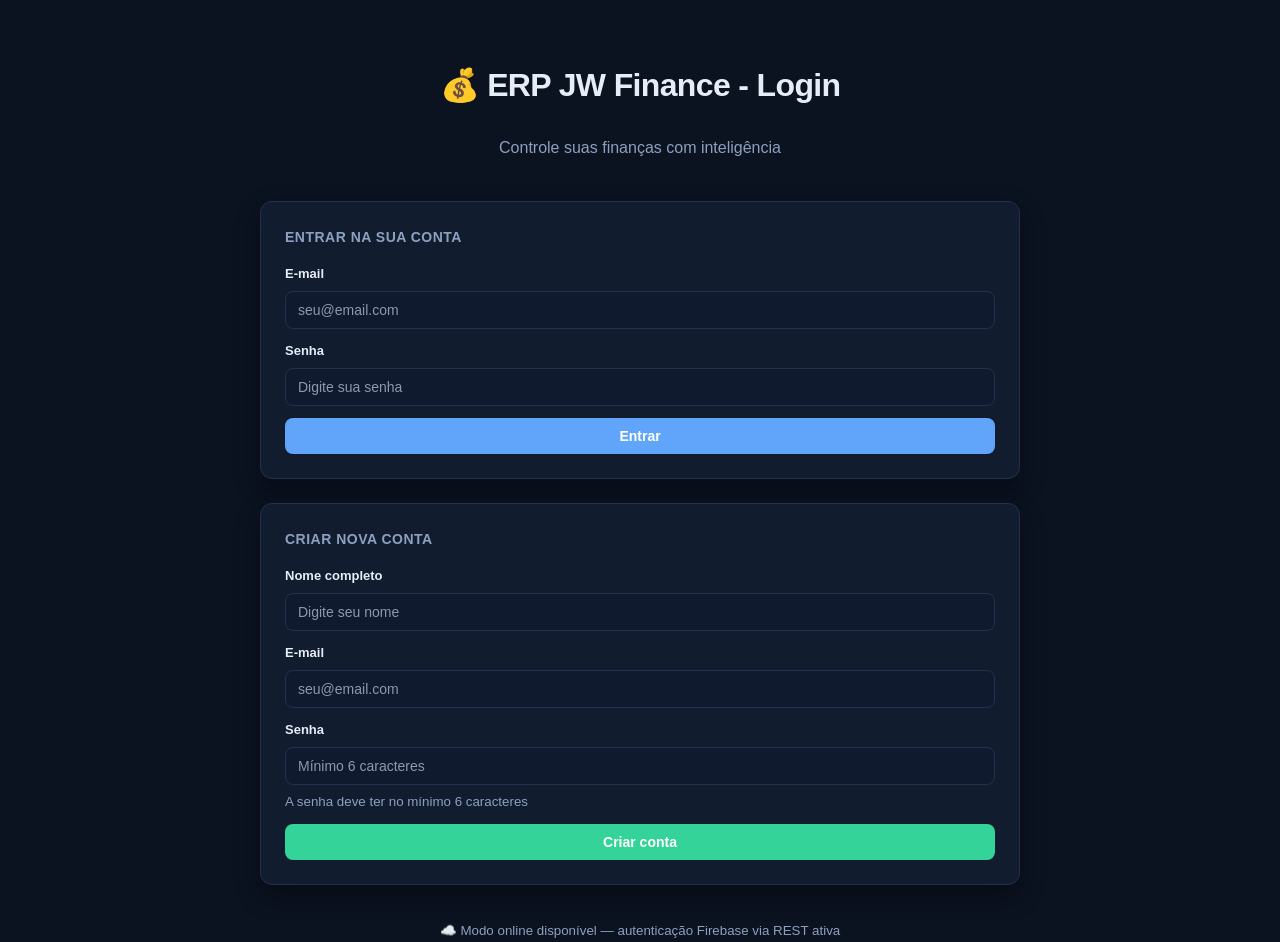
<file: perfil.html>
<!DOCTYPE html>
<html lang="pt-BR">
<head>
  <meta charset="UTF-8" />
  <meta name="viewport" content="width=device-width, initial-scale=1.0" />
  <title>ERP JW Finance - Perfil</title>
  <link rel="manifest" href="manifest.json" />
  <link rel="stylesheet" href="css/style.css" />
  <script src="js/core/firebase-init.js"></script>
</head>

<body>
  <header class="topbar">
    <div class="container topbar__row">
      <h1>⚙️ ERP JW Finance - Perfil</h1>
      <div class="topbar__actions">
        <button onclick="location.href='dashboard.html'" class="btn btn--ghost">← Dashboard</button>
        <button id="logoutBtn" class="btn btn--ghost">🚪 Sair</button>
      </div>
    </div>
  </header>

  <main class="container" style="max-width: 980px; margin-top: 24px;">

    <!-- INFORMAÇÕES DO USUÁRIO -->
    <section class="card">
      <h2>👤 Informações do usuário</h2>
      <div class="form">
        <div class="form-group">
          <label>Nome</label>
          <input type="text" id="displayNome" readonly class="input--readonly" />
        </div>

        <div class="form-group">
          <label>E-mail</label>
          <input type="email" id="displayEmail" readonly class="input--readonly" />
        </div>

        <div class="form-group">
          <label>Conta criada em</label>
          <input type="text" id="displayDataCriacao" readonly class="input--readonly" />
        </div>
      </div>
    </section>

    <!-- SEGURANÇA -->
    <section class="card">
      <h2>🔐 Segurança</h2>
      <p class="text-muted" style="margin-top: 0;">
        Altere sua senha com confirmação. Isso não mexe em nenhum dado financeiro.
      </p>

      <form id="formChangePassword" class="form">
        <div class="form-group">
          <label for="currentPassword">Senha atual</label>
          <input type="password" id="currentPassword" autocomplete="current-password" required />
        </div>

        <div class="form-group">
          <label for="newPassword">Nova senha</label>
          <input type="password" id="newPassword" autocomplete="new-password" minlength="6" required />
          <small class="text-muted">Mínimo 6 caracteres</small>
        </div>

        <div class="form-group">
          <label for="confirmPassword">Confirmar nova senha</label>
          <input type="password" id="confirmPassword" autocomplete="new-password" minlength="6" required />
        </div>

        <button class="btn btn--primary" type="submit" style="width: 100%;">Atualizar senha</button>
      </form>

      <div id="pwStatus" class="status hidden"></div>
    </section>

    <!-- BACKUP / EXPORTAÇÃO -->
    <section class="card" style="margin-top: 20px;">
      <h2>🧰 Backup e Exportação</h2>
      <p class="text-muted">Recomendado: exporte um backup (JSON) antes de limpar cache do navegador ou trocar de PC.</p>

      <div style="display:flex; gap:10px; flex-wrap:wrap; align-items:center; margin-top: 10px;">
        <button id="btnExportBackup" class="btn btn--primary">⬇️ Exportar Backup (JSON)</button>
        <button id="btnImportBackup" class="btn btn--ghost">⬆️ Importar Backup (JSON)</button>
        <button id="btnExportCSV" class="btn btn--ghost">📄 Exportar CSV do mês</button>

        
      </div>

      <input type="file" id="backupFileInput" accept="application/json" class="hidden" />
    </section>

  </main>

  <!-- SCRIPTS -->
  <script src="js/core/constants.js"></script>
  <script src="js/core/config.js"></script>
  <script src="js/core/core.js"></script>
  <script src="js/utils/ui.js"></script>
  <script src="js/sync/sync-service.js"></script>
  <script src="js/features/perfil.js"></script>
</body>
</html>
</file>
<file: css/style.css>
/* ===============================
   ERP JW Finance - v6.0
   Design: Profissional com destaque para Dívidas
   =============================== */

/* ===============================
   VARIÁVEIS GLOBAIS
   =============================== */
:root {
--bg: #0b1220;
    --card: #111c2f;
    --text: #e6edf7;
    --text-secondary: #b7c3d7;
    --muted: #8ea0bf;
    --border: #22314d;
    --hover: #1a2842;
    
    /* Inputs */
    --input-bg: #0f1a2e;
    --input-focus-bg: #162237;

    /* cores mais vibrantes no dark */
    --primary: #60a5fa;
    --primary-hover: #3b82f6;
    --primary-light: rgba(96,165,250,.18);

    --success: #34d399;
    --success-light: rgba(52,211,153,.16);

    --warning: #fbbf24;
    --warning-light: rgba(251,191,36,.16);

    --danger: #fb7185;
    --danger-hover: #f43f5e;

    --divida: #f87171;

  --radius-sm: 8px;
  --radius-md: 12px;
  --radius-lg: 16px;

  --shadow-sm: 0 1px 2px 0 rgba(0,0,0,0.25);
  --shadow-md: 0 6px 10px -4px rgba(0,0,0,0.35);
  --shadow-lg: 0 18px 24px -12px rgba(0,0,0,0.45);

  --transition: all 0.18s ease;
}
  
  /* v6.5.5 - DARK MODE CONTRASTE MELHORADO */
  input,
  select,
  textarea {
    background: #0f1a2e !important;
    color: var(--text) !important;
    border-color: var(--border);
  }
  
  input:focus,
  select:focus,
  textarea:focus {
    background: #162237 !important;
    border-color: var(--primary);
  }

  input::placeholder,
  textarea::placeholder {
    color: rgba(183,195,215,.75);
  }
  
  /* Inputs readonly também devem ter background */
  input[readonly],
  .input--readonly {
    background: #0a1220 !important;
    color: var(--text-secondary) !important;
    cursor: not-allowed;
    opacity: 0.9;
  }

  .card {
    box-shadow: 0 10px 25px rgba(0,0,0,.35);
  }

  .kpi__value {
    text-shadow: 0 1px 0 rgba(0,0,0,.25);
  }

  /* ===============================
     v7.1.3 — KPIs (DARK) | Contraste + legibilidade
     - Caixas mais fortes (sem se confundir com o fundo)
     - Títulos em negrito e quase branco
     =============================== */
  .kpi{
    background: linear-gradient(135deg, rgba(255,255,255,.07) 0%, rgba(255,255,255,.03) 100%) !important;
    border-color: rgba(142,160,191,.25) !important;
  }
  .kpi:hover{
    border-color: rgba(96,165,250,.55) !important;
  }

  .kpi__title{
    color: rgba(230,237,247,.92) !important;
    font-weight: 800 !important;
  }
  .kpi small{
    color: rgba(183,195,215,.82) !important;
  }

  /* Paletas por tipo (dark) — brilho controlado */
  .kpi--receita{
    background: linear-gradient(135deg, rgba(52,211,153,.22) 0%, rgba(17,28,47,.92) 70%) !important;
    border-color: rgba(52,211,153,.55) !important;
  }
  .kpi--poupanca{
    background: linear-gradient(135deg, rgba(96,165,250,.22) 0%, rgba(17,28,47,.92) 70%) !important;
    border-color: rgba(96,165,250,.60) !important;
  }
  .kpi--essenciais{
    background: linear-gradient(135deg, rgba(251,191,36,.20) 0%, rgba(17,28,47,.92) 70%) !important;
    border-color: rgba(251,191,36,.58) !important;
  }
  .kpi--livres{
    background: linear-gradient(135deg, rgba(245,158,11,.18) 0%, rgba(17,28,47,.92) 70%) !important;
    border-color: rgba(245,158,11,.55) !important;
  }
  .kpi--dividas{
    background: linear-gradient(135deg, rgba(248,113,113,.20) 0%, rgba(17,28,47,.92) 70%) !important;
    border-color: rgba(248,113,113,.70) !important;
  }
  .kpi--highlight,
  .kpi--saldo{
    background: linear-gradient(135deg, rgba(96,165,250,.22) 0%, rgba(17,28,47,.92) 70%) !important;
    border-color: rgba(96,165,250,.80) !important;
  }
  .kpi--saldo .kpi__value{
    color: var(--primary) !important;
  }
  
  table {
    background: var(--card);
  }
  
  thead {
    background: linear-gradient(to bottom, #1e293b, #334155);
  }
  
    /* v7.1.0: MODAIS seguem o tema (dark) para manter contraste e consistência */
  .modal{
    background: var(--card) !important;
    color: var(--text) !important;
    border: 1px solid var(--border);
  }

  .modal-header,
  .modal-footer{
    border-color: var(--border) !important;
  }

  .modal-body input,
  .modal-body select,
  .modal-body textarea{
    background: var(--input-bg) !important;
    color: var(--text) !important;
    border: 1px solid var(--border) !important;
  }

  .modal-body input:focus,
  .modal-body select:focus,
  .modal-body textarea:focus{
    background: var(--input-focus-bg) !important;
    border-color: var(--primary) !important;
    box-shadow: 0 0 0 3px rgba(96,165,250,.18) !important;
  }

  .modal-body label{
    color: var(--text) !important;
  }

  .modal-body .text-muted{
    color: var(--muted) !important;
}

/* ===============================
   RESET E BASE
   =============================== */
* {
  box-sizing: border-box;
  margin: 0;
  padding: 0;
}

html {
  scroll-behavior: smooth;
}

body {
  font-family: -apple-system, BlinkMacSystemFont, 'Segoe UI', 'Roboto', 'Oxygen', 'Ubuntu', sans-serif;
  background: var(--bg);
  color: var(--text);
  line-height: 1.6;
  -webkit-font-smoothing: antialiased;
  -moz-osx-font-smoothing: grayscale;
}

/* ===============================
   LAYOUT
   =============================== */
.container {
  max-width: 1280px;
  margin: 0 auto;
  padding: 0 20px;
}

/* ===============================
   TOPBAR / HEADER
   =============================== */
.topbar {
  background: var(--card);
  border-bottom: 1px solid var(--border);
  box-shadow: var(--shadow-sm);
  position: sticky;
  top: 0;
  z-index: 100;
}

.topbar__row {
  display: flex;
  align-items: center;
  justify-content: space-between;
  padding: 16px 0;
  gap: 16px;
}

.topbar h1 {
  font-size: 20px;
  font-weight: 700;
  color: var(--text);
  margin: 0;
}

.topbar__actions {
  display: flex;
  gap: 12px;
  align-items: center;
}

/* ===============================
   TÍTULOS
   =============================== */
h1 {
  font-size: 32px;
  font-weight: 800;
  margin: 0 0 24px 0;
  color: var(--text);
  letter-spacing: -0.02em;
}

h2 {
  font-size: 14px;
  font-weight: 700;
  margin: 0 0 16px 0;
  color: var(--muted);
  letter-spacing: 0.5px;
  text-transform: uppercase;
}

h3 {
  font-size: 16px;
  font-weight: 600;
  margin: 0 0 12px 0;
  color: var(--text);
}

/* ===============================
   CARDS
   =============================== */
.card {
  background: var(--card);
  border: 1px solid var(--border);
  border-radius: var(--radius-md);
  box-shadow: var(--shadow-sm);
  padding: 24px;
  margin-bottom: 24px;
  transition: var(--transition);
}

.card:hover {
  box-shadow: var(--shadow-md);
}

/* ===============================
   BOTÕES
   =============================== */
.btn {
  display: inline-flex;
  align-items: center;
  justify-content: center;
  gap: 8px;
  padding: 10px 18px;
  border: none;
  border-radius: var(--radius-sm);
  font-size: 14px;
  font-weight: 600;
  cursor: pointer;
  transition: var(--transition);
  user-select: none;
  white-space: nowrap;
}

.btn:disabled {
  opacity: 0.5;
  cursor: not-allowed;
}

.btn--primary {
  background: var(--primary);
  color: white;
}

.btn--primary:hover:not(:disabled) {
  background: var(--primary-hover);
  transform: translateY(-1px);
  box-shadow: var(--shadow-md);
}

.btn--success {
  background: var(--success);
  color: white;
}

.btn--success:hover:not(:disabled) {
  background: #059669;
  transform: translateY(-1px);
}

.btn--danger {
  background: var(--danger);
  color: white;
}

.btn--danger:hover:not(:disabled) {
  background: #dc2626;
  transform: translateY(-1px);
}

.btn--ghost {
  background: transparent;
  border: 1px solid var(--border);
  color: var(--text);
}

.btn--ghost:hover:not(:disabled) {
  background: var(--bg);
  border-color: var(--primary);
  color: var(--primary);
}

.btn--link {
  background: transparent;
  color: var(--primary);
  padding: 0;
}

.btn--link:hover {
  text-decoration: underline;
}

/* Botões pequenos */
.btn-mini {
  padding: 6px 12px;
  font-size: 12px;
  border-radius: var(--radius-sm);
}

.btn-edit {
  background: var(--primary-light);
  color: var(--primary);
  border: 1px solid var(--primary);
}

.btn-edit:hover {
  background: var(--primary);
  color: white;
}

.btn-del {
  background: var(--danger-light);
  color: var(--danger);
  border: 1px solid var(--danger);
}

.btn-del:hover {
  background: var(--danger);
  color: white;
}

/* ===============================
   KPI / RESUMO
   =============================== */
.kpi-grid {
  display: grid;
  grid-template-columns: repeat(auto-fit, minmax(200px, 1fr));
  gap: 16px;
  margin-bottom: 8px;
}

.kpi {
  background: linear-gradient(135deg, #f8fafc 0%, #ffffff 100%);
  border: 1px solid var(--border);
  border-radius: var(--radius-md);
  padding: 20px;
  transition: var(--transition);
  position: relative;
  overflow: hidden;
}

.kpi:hover {
  transform: translateY(-2px);
  box-shadow: var(--shadow-md);
  border-color: var(--primary);
}

.kpi__title {
  font-size: 12px;
  font-weight: 600;
  color: var(--muted);
  text-transform: uppercase;
  letter-spacing: 0.5px;
  margin-bottom: 8px;
}

.kpi__value {
  font-size: 24px;
  font-weight: 800;
  color: var(--text);
  letter-spacing: -0.02em;
}

.kpi small {
  display: block;
  margin-top: 6px;
  font-size: 11px;
  color: var(--text-secondary);
}

/* KPI ESPECÍFICOS POR TIPO */

/* Receita - Verde */
.kpi--receita {
  background: linear-gradient(135deg, #d1fae5 0%, #a7f3d0 100%);
  border: 1px solid var(--success);
}

.kpi--receita .kpi__value {
  color: var(--success);
}

/* Poupança - Azul */
.kpi--poupanca {
  background: linear-gradient(135deg, #dbeafe 0%, #bfdbfe 100%);
  border: 1px solid var(--primary);
}

.kpi--poupanca .kpi__value {
  color: var(--primary);
}

/* Despesas Essenciais - Laranja */
.kpi--essenciais {
  background: linear-gradient(135deg, #fed7aa 0%, #fdba74 100%);
  border: 1px solid var(--warning);
}

.kpi--essenciais .kpi__value {
  color: #ea580c;
}

/* Despesas Livres - Amarelo */
.kpi--livres {
  background: linear-gradient(135deg, #fef3c7 0%, #fde68a 100%);
  border: 1px solid var(--warning);
}

.kpi--livres .kpi__value {
  color: #d97706;
}

/* DÍVIDAS - Vermelho DESTAQUE */
.kpi--dividas {
  background: linear-gradient(135deg, #fee2e2 0%, #fecaca 100%);
  border: 2px solid var(--divida);
  position: relative;
}

.kpi--dividas::before {
  content: '⚠️';
  position: absolute;
  top: 12px;
  right: 12px;
  font-size: 24px;
  opacity: 0.4;
  animation: pulse-warning 2s ease-in-out infinite;
}

@keyframes pulse-warning {
  0%, 100% { 
    opacity: 0.3;
    transform: scale(1);
  }
  50% { 
    opacity: 0.8;
    transform: scale(1.1);
  }
}

.kpi--dividas .kpi__title {
  color: var(--divida);
  font-weight: 700;
}

.kpi--dividas .kpi__value {
  color: var(--divida);
  font-size: 26px;
  font-weight: 900;
}

.kpi--dividas small {
  color: #991b1b;
  font-weight: 600;
  background: rgba(220, 38, 38, 0.1);
  padding: 4px 8px;
  border-radius: var(--radius-md);
  display: inline-block;
}

/* Saldo a Distribuir - Highlight */
.kpi--highlight {
  background: linear-gradient(135deg, #dbeafe 0%, #bfdbfe 100%);
  border: 2px solid var(--primary);
  position: relative;
  overflow: hidden;
}

.kpi--highlight::before {
  content: '';
  position: absolute;
  top: -50%;
  right: -50%;
  width: 200%;
  height: 200%;
  background: radial-gradient(circle, rgba(59, 130, 246, 0.1) 0%, transparent 70%);
  animation: pulse 3s ease-in-out infinite;
}

@keyframes pulse {
  0%, 100% { opacity: 0.5; }
  50% { opacity: 1; }
}

.kpi--highlight .kpi__value {
  color: var(--primary);
  font-size: 28px;
  position: relative;
  z-index: 1;
}

/* Saldo (alias visual para cards de resumo em Histórico/Consolidado) */
.kpi--saldo{
  background: linear-gradient(135deg, #dbeafe 0%, #bfdbfe 100%);
  border: 2px solid var(--primary);
}
.kpi--saldo .kpi__value{ color: var(--primary); }

/* ===============================
   GRID DE LANÇAMENTOS (4 COLUNAS)
   =============================== */
.grid-4 {
  display: grid;
  grid-template-columns: repeat(4, 1fr);
  gap: 20px;
  margin-bottom: 24px;
}

/* ===============================
   FORMULÁRIOS
   =============================== */
.form {
  display: flex;
  flex-direction: column;
  gap: 12px;
}

.form-group {
  display: flex;
  flex-direction: column;
  gap: 6px;
}

label {
  font-size: 13px;
  font-weight: 600;
  color: var(--text);
}

input,
select,
textarea {
  width: 100%;
  padding: 10px 12px;
  border: 1px solid var(--border);
  border-radius: var(--radius-sm);
  font-size: 14px;
  color: var(--text);
  background: var(--input-bg, var(--card));
  transition: var(--transition);
  font-family: inherit;
}

input:focus,
select:focus,
textarea:focus {
  outline: none;
  border-color: var(--primary);
  box-shadow: 0 0 0 3px var(--primary-light);
}

input::placeholder,
textarea::placeholder {
  color: var(--muted);
}

/* Fix para select no Safari */
select {
  -webkit-appearance: none;
  -moz-appearance: none;
  appearance: none;
  background-image: url("data:image/svg+xml,%3Csvg xmlns='http://www.w3.org/2000/svg' width='12' height='12' viewBox='0 0 12 12'%3E%3Cpath fill='%2364748b' d='M6 9L1 4h10z'/%3E%3C/svg%3E");
  background-repeat: no-repeat;
  background-position: right 12px center;
  padding-right: 36px;
}

option {
  background: var(--card);
  color: var(--text);
}

/* ===============================
   TABELA
   =============================== */
.table-wrapper {
  overflow-x: auto;
  border: 1px solid var(--border);
  border-radius: var(--radius-md);
  background: var(--card);
}

table {
  width: 100%;
  border-collapse: collapse;
  min-width: 900px;
}

thead {
  background: linear-gradient(to bottom, #f8fafc, #f1f5f9);
  border-bottom: 2px solid var(--border);
}

thead th {
  padding: 14px 16px;
  text-align: left;
  font-size: 12px;
  font-weight: 700;
  color: var(--muted);
  text-transform: uppercase;
  letter-spacing: 0.5px;
}

tbody tr {
  border-bottom: 1px solid var(--border);
  transition: var(--transition);
}

tbody tr:hover {
  background: var(--bg);
}

tbody tr:last-child {
  border-bottom: none;
}

tbody td {
  padding: 14px 16px;
  font-size: 14px;
  color: var(--text);
}

.td-actions {
  display: flex;
  gap: 8px;
  align-items: center;
}

/* ===============================
   BADGES / TAGS
   =============================== */
.badge {
  display: inline-flex;
  align-items: center;
  padding: 4px 10px;
  border-radius: var(--radius-md);
  font-size: 11px;
  font-weight: 600;
  text-transform: uppercase;
  letter-spacing: 0.3px;
}

.badge-receita {
  background: var(--success-light);
  color: var(--success);
  border: 1px solid var(--success);
}

.badge-poupanca {
  background: var(--primary-light);
  color: var(--primary);
  border: 1px solid var(--primary);
}

.badge-despesa {
  background: var(--warning-light);
  color: var(--warning);
  border: 1px solid var(--warning);
}

.badge-divida {
  background: var(--divida-light);
  color: var(--divida);
  border: 1px solid var(--divida);
  font-weight: 700;
}

/* ===============================
   FOOTER ACTIONS
   =============================== */
.footer-actions {
  display: flex;
  flex-wrap: wrap;
  gap: 12px;
  justify-content: flex-start;
  align-items: center;
  margin: 24px 0 40px;
}

/* ===============================
   MENSAGENS DE STATUS
   =============================== */
.status {
  padding: 12px 16px;
  border-radius: var(--radius-sm);
  font-size: 14px;
  font-weight: 500;
  margin: 16px 0;
}

.status--ok {
  background: var(--success-light);
  color: var(--success);
  border: 1px solid var(--success);
}

.status--error {
  background: var(--danger-light);
  color: var(--danger);
  border: 1px solid var(--danger);
}

.status--info {
  background: var(--primary-light);
  color: var(--primary);
  border: 1px solid var(--primary);
}

/* ===============================
   v8.2.3 — DASHBOARD SCORE (Apple-minimal)
   =============================== */
.health-row--score { display: flex; }

.score-pill {
  display: inline-flex;
  align-items: center;
  justify-content: center;
  gap: 8px;
  padding: 10px 14px;
  border-radius: 999px;
  font-size: 14px;
  font-weight: 600;
  letter-spacing: 0.2px;
  background: rgba(255,255,255,0.06);
  border: 1px solid rgba(255,255,255,0.10);
  color: var(--text);
  box-shadow: var(--shadow-sm);
}

.score-pill--ok {
  background: var(--success-light);
  border-color: rgba(52,211,153,0.35);
  color: var(--success);
}

.score-pill--warn {
  background: var(--warning-light);
  border-color: rgba(251,191,36,0.35);
  color: var(--warning);
}

.score-pill--error {
  background: rgba(251,113,133,0.14);
  border-color: rgba(251,113,133,0.35);
  color: var(--danger);
}

.score-pill--neutral {
  background: rgba(255,255,255,0.06);
  border-color: rgba(255,255,255,0.10);
  color: var(--text-secondary);
}

/* ===============================
   TOAST NOTIFICATIONS
   =============================== */
.toast {
  position: fixed;
  top: 80px;
  right: 20px;
  padding: 16px 20px;
  border-radius: var(--radius-md);
  box-shadow: var(--shadow-lg);
  font-size: 14px;
  font-weight: 600;
  z-index: 1000;
  animation: slideIn 0.3s ease-out;
  min-width: 250px;
}

@keyframes slideIn {
  from {
    transform: translateX(400px);
    opacity: 0;
  }
  to {
    transform: translateX(0);
    opacity: 1;
  }
}

@keyframes slideOut {
  from {
    transform: translateX(0);
    opacity: 1;
  }
  to {
    transform: translateX(400px);
    opacity: 0;
  }
}

.toast--success {
  background: var(--success);
  color: white;
}

.toast--error {
  background: var(--danger);
  color: white;
}

.toast--info {
  background: var(--primary);
  color: white;
}

/* ===============================
   MODAL
   =============================== */
.modal-overlay {
  position: fixed;
  top: 0;
  left: 0;
  right: 0;
  bottom: 0;
  background: rgba(0, 0, 0, 0.5);
  display: flex;
  align-items: center;
  justify-content: center;
  z-index: 1000;
  animation: fadeIn 0.2s ease-out;
}

@keyframes fadeIn {
  from { opacity: 0; }
  to { opacity: 1; }
}

.modal {
  background: var(--card);
  border-radius: var(--radius-lg);
  box-shadow: var(--shadow-lg);
  max-width: 500px;
  width: 90%;
  max-height: 90vh;
  overflow-y: auto;
  animation: scaleIn 0.2s ease-out;
}

@keyframes scaleIn {
  from {
    transform: scale(0.9);
    opacity: 0;
  }
  to {
    transform: scale(1);
    opacity: 1;
  }
}

.modal-header {
  padding: 20px 24px;
  border-bottom: 1px solid var(--border);
  display: flex;
  align-items: center;
  justify-content: space-between;
}

.modal-header h3 {
  margin: 0;
}

.modal-body {
  padding: 24px;
}

/* v6.6.0: Garantir que inputs em modais sejam sempre legíveis */
.modal-body input,
.modal-body select,
.modal-body textarea {
  background: var(--card);
  color: #0f172a;
  border: 1px solid var(--border);
}

.modal-body input:focus,
.modal-body select:focus,
.modal-body textarea:focus {
  background: var(--card);
  border-color: var(--primary);
}

.modal-body label {
  color: var(--text);
  font-weight: 500;
  margin-bottom: 4px;
  display: block;
}

.modal-footer {
  padding: 16px 24px;
  border-top: 1px solid var(--border);
  display: flex;
  gap: 12px;
  justify-content: flex-end;
}

/* ===============================
   LOADING SPINNER
   =============================== */
.spinner {
  display: inline-block;
  width: 20px;
  height: 20px;
  border: 3px solid rgba(255, 255, 255, 0.3);
  border-top-color: white;
  border-radius: 50%;
  animation: spin 0.6s linear infinite;
}

@keyframes spin {
  to { transform: rotate(360deg); }
}

/* ===============================
   UTILITIES
   =============================== */
.text-center { text-align: center; }
.text-right { text-align: right; }
.text-muted { color: var(--muted); }
.text-primary { color: var(--primary); }
.text-success { color: var(--success); }
.text-danger { color: var(--danger); }

.mt-1 { margin-top: 8px; }
.mt-2 { margin-top: 16px; }
.mt-3 { margin-top: 24px; }
.mb-1 { margin-bottom: 8px; }
.mb-2 { margin-bottom: 16px; }
.mb-3 { margin-bottom: 24px; }

.hidden { display: none !important; }

/* ===============================
   RESPONSIVE
   =============================== */
@media (max-width: 1200px) {
  .grid-4 {
    grid-template-columns: repeat(2, 1fr);
  }
}

@media (max-width: 1024px) {
  .kpi-grid {
    grid-template-columns: repeat(2, 1fr);
  }
}

@media (max-width: 768px) {
  .container {
    padding: 0 16px;
  }
  
  .card {
    padding: 16px;
  }
  
  .kpi-grid {
    grid-template-columns: 1fr;
  }
  
  .grid-4 {
    grid-template-columns: 1fr;
  }
  
  h1 {
    font-size: 24px;
  }
  
  .topbar h1 {
    font-size: 16px;
  }
  
  .footer-actions {
    flex-direction: column;
    align-items: stretch;
  }
  
  .footer-actions .btn {
    width: 100%;
  }
  
  table {
    font-size: 12px;
  }
  
  thead th,
  tbody td {
    padding: 10px 8px;
  }
}

@media (max-width: 480px) {
  .topbar__row {
    flex-direction: column;
    align-items: flex-start;
    gap: 12px;
  }
  
  .topbar__actions {
    width: 100%;
    justify-content: space-between;
  }
  
  .kpi__value {
    font-size: 20px;
  }
  
  .kpi--dividas .kpi__value {
    font-size: 22px;
  }
}

/* ===============================
   DARK MODE (opcional)
   =============================== */

/* ===============================
   v6.0 - UTILITÁRIOS
   =============================== */
.input--readonly{
  background: #f8fafc !important;
}

.pin-mark{
  margin-left: 6px;
  font-size: 12px;
  opacity: 0.9;
}

.btn-pin{
  padding: 6px 8px;
  min-width: 34px;
}

.manager-grid{
  display: grid;
  grid-template-columns: 1fr 1fr;
  gap: 16px;
  margin-top: 14px;
}
@media (max-width: 900px){
  .manager-grid{ grid-template-columns: 1fr; }
}

.manager-card{
  border: 1px solid var(--border);
  border-radius: var(--radius-md);
  padding: 14px;
  background: var(--card);
}

.manager-header{
  display: flex;
  align-items: center;
  justify-content: space-between;
  gap: 12px;
  margin-bottom: 12px;
}

.manager-select{
  max-width: 220px;
}

.manager-list{
  display: grid;
  gap: 10px;
  max-height: 340px;
  overflow: auto;
  padding-right: 6px;
}

.manager-row{
  display: grid;
  grid-template-columns: 110px 1fr auto;
  gap: 12px;
  align-items: center;
  padding: 8px;
  border-radius: var(--radius-md);
  transition: background-color 0.2s;
}

.manager-row:hover{
  background-color: var(--hover);
}

.manager-toggle{
  display: flex;
  align-items: center;
  gap: 8px;
  font-size: 13px;
  color: var(--text-secondary);
  white-space: nowrap;
}

.manager-toggle input[type="checkbox"]{
  margin: 0;
  cursor: pointer;
}

.manager-input{
  width: 100%;
  padding: 8px 12px;
  border: 1px solid var(--border);
  border-radius: var(--radius-md);
  background: var(--input-bg);
  color: var(--text);
  font-size: 14px;
  transition: border-color 0.2s, background-color 0.2s;
}

.manager-input:focus{
  outline: none;
  border-color: var(--primary);
  background: var(--input-focus-bg);
}

.manager-muted{
  font-size: 12px;
  color: var(--muted);
  white-space: nowrap;
  overflow: hidden;
  text-overflow: ellipsis;
  max-width: 200px;
  font-style: italic;
}

.manager-actions{
  display: flex;
  gap: 10px;
  margin-top: 12px;
  flex-wrap: wrap;
}

.suggestion-box{
  border: 1px solid var(--border);
  border-radius: var(--radius-md);
  padding: 16px;
  background: var(--card);
}

.suggestion-badges{
  display: flex;
  gap: 12px;
  flex-wrap: wrap;
}


/* v6.5.5 - DARK MODE CONTRASTE MELHORADO */
  input,
  select,
  textarea {
    background: #0f1a2e !important;
    color: var(--text) !important;
    border-color: var(--border);
  }
  
  input:focus,
  select:focus,
  textarea:focus {
    background: #162237 !important;
    border-color: var(--primary);
  }

  input::placeholder,
  textarea::placeholder {
    color: rgba(183,195,215,.75);
  }
  
  /* Inputs readonly também devem ter background */
  input[readonly],
  .input--readonly {
    background: #0a1220 !important;
    color: var(--text-secondary) !important;
    cursor: not-allowed;
    opacity: 0.9;
  }

  .card {
    box-shadow: 0 10px 25px rgba(0,0,0,.35);
  }

  .kpi__value {
    text-shadow: 0 1px 0 rgba(0,0,0,.25);
  }

  /* ===============================
     v7.1.3 — KPIs (DARK) | Contraste + legibilidade
     - Caixas mais fortes (sem se confundir com o fundo)
     - Títulos em negrito e quase branco
     =============================== */
  .kpi{
    background: linear-gradient(135deg, rgba(255,255,255,.07) 0%, rgba(255,255,255,.03) 100%) !important;
    border-color: rgba(142,160,191,.25) !important;
  }
  .kpi:hover{
    border-color: rgba(96,165,250,.55) !important;
  }

  .kpi__title{
    color: rgba(230,237,247,.92) !important;
    font-weight: 800 !important;
  }
  .kpi small{
    color: rgba(183,195,215,.82) !important;
  }

  /* Paletas por tipo (dark) — brilho controlado */
  .kpi--receita{
    background: linear-gradient(135deg, rgba(52,211,153,.22) 0%, rgba(17,28,47,.92) 70%) !important;
    border-color: rgba(52,211,153,.55) !important;
  }
  .kpi--poupanca{
    background: linear-gradient(135deg, rgba(96,165,250,.22) 0%, rgba(17,28,47,.92) 70%) !important;
    border-color: rgba(96,165,250,.60) !important;
  }
  .kpi--essenciais{
    background: linear-gradient(135deg, rgba(251,191,36,.20) 0%, rgba(17,28,47,.92) 70%) !important;
    border-color: rgba(251,191,36,.58) !important;
  }
  .kpi--livres{
    background: linear-gradient(135deg, rgba(245,158,11,.18) 0%, rgba(17,28,47,.92) 70%) !important;
    border-color: rgba(245,158,11,.55) !important;
  }
  .kpi--dividas{
    background: linear-gradient(135deg, rgba(248,113,113,.20) 0%, rgba(17,28,47,.92) 70%) !important;
    border-color: rgba(248,113,113,.70) !important;
  }
  .kpi--highlight,
  .kpi--saldo{
    background: linear-gradient(135deg, rgba(96,165,250,.22) 0%, rgba(17,28,47,.92) 70%) !important;
    border-color: rgba(96,165,250,.80) !important;
  }
  .kpi--saldo .kpi__value{
    color: var(--primary) !important;
  }
  
  table {
    background: var(--card);
  }
  
  thead {
    background: linear-gradient(to bottom, #1e293b, #334155);
  }
  
    /* v7.1.0: MODAIS seguem o tema (dark) para manter contraste e consistência */
  .modal{
    background: var(--card) !important;
    color: var(--text) !important;
    border: 1px solid var(--border);
  }

  .modal-header,
  .modal-footer{
    border-color: var(--border) !important;
  }

  .modal-body input,
  .modal-body select,
  .modal-body textarea{
    background: var(--input-bg) !important;
    color: var(--text) !important;
    border: 1px solid var(--border) !important;
  }

  .modal-body input:focus,
  .modal-body select:focus,
  .modal-body textarea:focus{
    background: var(--input-focus-bg) !important;
    border-color: var(--primary) !important;
    box-shadow: 0 0 0 3px rgba(96,165,250,.18) !important;
  }

  .modal-body label{
    color: var(--text) !important;
  }

  .modal-body .text-muted{
    color: var(--muted) !important;
  }
}

/* ===============================
   PRINT STYLES
   =============================== */
@media print {
  body {
    background: var(--card);
  }
  
  .topbar,
  .btn,
  .footer-actions {
    display: none !important;
  }
  
  .card {
    page-break-inside: avoid;
    box-shadow: none;
    border: 1px solid #ddd;
  }
  
  .kpi {
    border: 1px solid #ddd;
    background: white !important;
  }
  
  .kpi--dividas {
    border: 2px solid #dc2626 !important;
  }
}


/* ===============================
   v6.0 - Fix Dark Mode Select Options + Manager UX
   =============================== */
select option {
  background: var(--card);
  color: #0f172a;
}

}

select {
  color: inherit;
}

.manager-row{
  display: grid;
  grid-template-columns: auto 1fr auto;
  gap: 12px;
  align-items: center;
}

/* ===============================
   v6.5 – AJUSTES FINOS (SEM MUDAR LÓGICA)
   - Consistência visual (select placeholder)
   - Perfil: layout de Informações do Usuário + KPI Total
   =============================== */

/* Select placeholder mais claro (combina com required + option value="") */
select { color: var(--text); }
select:invalid { color: var(--muted); }

/* PERFIL – Layout mais organizado (somente visual) */
.profile-info-grid{
  display: grid;
  grid-template-columns: 1fr 1fr;
  gap: 14px;
}

.profile-info--full{
  grid-column: 1 / -1;
}

.profile-input{
  padding: 12px 14px;
  border-radius: var(--radius-md);
}

/* KPI do Total (%) no Perfil (vira um “mini-KPI”) */
#totalPerc.profile-kpi,
#totalPerc.status{
  display: flex;
  align-items: center;
  justify-content: space-between;
  gap: 12px;

  padding: 16px 18px;
  border-radius: var(--radius-md);

  background: linear-gradient(135deg, rgba(59,130,246,.18) 0%, rgba(59,130,246,.08) 100%);
  border: 1px solid rgba(59,130,246,.35);
}

#totalPerc::before{
  content: "Total do Perfil";
  font-weight: 700;
  letter-spacing: .2px;
}

#totalPerc strong{
  font-size: 22px;
  font-weight: 900;
}

@media (max-width: 820px){
  .profile-info-grid{ grid-template-columns: 1fr; }
  .profile-info--full{ grid-column: auto; }
}

}


/* ===============================
   v8.0.1 - HISTÓRICO (compacto)
   =============================== */
.month-card{
  padding: 14px !important;
}
.month-card h3{
  font-size: 14px !important;
}
.month-card .btn{
  padding: 8px 12px;
}


/* ===============================
   v8.0.1 - GERENCIADORES (tabela)
   =============================== */
.manager-table-wrap{
  max-height: 420px;
  overflow: auto;
}
.manager-table{
  width: 100%;
  min-width: 0 !important; /* evita estourar o card (tabela global tem min-width:900px) */
  table-layout: fixed;
}
.manager-table thead th{
  position: sticky;
  top: 0;
  z-index: 2;
}
.manager-table td, .manager-table th{
  padding: 10px 12px;
}


/* ===============================
   v8.0.2+ - GERENCIADORES (compact / planilha)
   =============================== */
.manager-card{ padding: 12px !important; }
.manager-header h3{ font-size: 14px !important; }
.manager-list{ max-height: 300px; }

.mgr-table-wrap{
  border: 1px solid var(--border);
  border-radius: var(--radius-md);
  overflow: auto;
  max-height: 360px;
  background: var(--card);
}

.mgr-table{
  width: 100%;
  border-collapse: collapse;
  min-width: 520px;
  font-size: 13px;
}

.mgr-table th, .mgr-table td{
  padding: 8px 10px;
  border-bottom: 1px solid var(--border);
  vertical-align: middle;
}

.mgr-table thead th{
  position: sticky;
  top: 0;
  background: linear-gradient(to bottom, #f8fafc, #f1f5f9);
  z-index: 2;
}

.mgr-table input.input{
  padding: 8px 10px;
  font-size: 13px;
}



/* ===============================
   v8.1.4 - Select/Option contrast (legibilidade em dropdown/scroll)
   =============================== */
select, option {
  color: var(--text) !important;
  background: var(--input-bg, var(--card)) !important;
}


/* v8.1.4 - Rounded corners (retorno ao padrão levemente arredondado) */
.btn { border-radius: var(--radius-sm); }
input, select, textarea { border-radius: var(--radius-sm); }
.card { border-radius: var(--radius-md); }
.table-wrapper { border-radius: var(--radius-md); }
.modal { border-radius: var(--radius-lg); }


/* v8.1.4 - Manager list scroll alignment (evita texto fora do quadro) */
.manager-list { overflow: auto; }
.manager-row { min-width: 0; }
.manager-row > * { min-width: 0; }
.manager-input { min-width: 0; }
.manager-muted { min-width: 0; overflow: hidden; text-overflow: ellipsis; white-space: nowrap; }
/* Ajuste do grid para manter colunas estáveis dentro do scroll */
.manager-row{
  grid-template-columns: 120px minmax(180px, 1fr) minmax(160px, 1fr);
  align-items: center;
}


/* ===============================
   v8.1.5 - Gerenciadores sticky header (evita sobreposição no scroll)
   =============================== */
.manager-table-wrap{
  overflow: auto;
  position: relative;
}
.manager-table{
  width: 100%;
  border-collapse: separate;
  border-spacing: 0;
}
.manager-table thead th{
  position: sticky;
  top: 0;
  z-index: 5;
  background: var(--card);
  color: var(--text-secondary);
  border-bottom: 1px solid var(--border);
}
.manager-table tbody td{
  background: transparent;
}


/* ===============================
   v8.1.5 - Histórico: cards compactos (visual mais limpo)
   =============================== */
.month-card--compact .card__header{
  padding-bottom: 6px;
  border-bottom: 1px solid var(--border);
  margin-bottom: 10px;
}
.month-card--compact h3{ font-size: 16px; }
.month-card--compact .kpi-grid{
  display: grid;
  grid-template-columns: repeat(auto-fit, minmax(150px, 1fr));
  gap: 10px;
}
.month-card--compact .kpi{
  padding: 10px 12px;
  min-height: unset;
}
.month-card--compact .kpi__title{ font-size: 11px; }
.month-card--compact .kpi__value{ font-size: 18px; }


/* ===============================
   v8.1.7 - Histórico: chips de KPIs (visual profissional)
   =============================== */
.month-card--compact .status{
  font-size: 11px;
  padding: 4px 8px;
  border-radius: var(--radius-sm);
}


/* v8.1.7 - Orçamento: comparativo responsivo (evita overflow) */
.budget-cards{
  display: grid;
  grid-template-columns: repeat(auto-fit, minmax(220px, 1fr));
  gap: 12px;
}
.budget-cards .card{ min-width: 0; }


/* ===============================
   v8.1.8 - Hardening visual (quebra de texto / modais / charts)
   =============================== */
.status { white-space: nowrap; }
.status, .tag { line-height: 1.2; }

/* Modal: alinhar checkbox + texto (Fixar lançamento) */
.modal .form-row--check,
.modal .check-row {
  display: flex;
  align-items: center;
  justify-content: space-between;
  gap: 12px;
}
.modal input[type="checkbox"] { transform: translateY(1px); }

@media print {
  .no-print { display: none !important; }
  canvas { display: none !important; }
  img.chart-snapshot { display: block !important; }
}


/* v8.1.9 - Layout de cards em Gráficos */
.charts-grid{
  display:grid;
  grid-template-columns: repeat(auto-fit, minmax(360px, 1fr));
  gap: 16px;
  align-items: start;
}
/* Canvas com altura consistente sem forçar 'height' global */
.charts-grid canvas{
  width: 100%;
  height: 360px;
  max-height: 420px;
}


/* v8.1.10 - legends e grid de cards em Gráficos */
.chart-legend{
  display:flex;
  flex-wrap:wrap;
  gap:10px 14px;
  margin-top:10px;
  font-size:12px;
  color: var(--text-secondary);
}
.chart-legend .item{
  display:flex;
  align-items:center;
  gap:8px;
  padding:6px 10px;
  border:1px solid var(--border);
  border-radius:10px;
  background: rgba(255,255,255,0.03);
}
.chart-legend .dot{
  width:10px; height:10px;
  border-radius:50%;
  border:1px solid rgba(255,255,255,0.25);
  flex:0 0 10px;
}
.charts-grid{
  display:grid;
  grid-template-columns: repeat(2, minmax(0, 1fr));
  gap:16px;
}
@media (max-width: 980px){
  .charts-grid{ grid-template-columns: 1fr; }
}


/* v8.1.11 - card grande (Gráficos: Evolução do Saldo) */
.card--wide{ grid-column: 1 / -1; }
.card--wide canvas{ height: 420px !important; }


/* v8.1.12 - Gráficos: grid + legendas (sem libs externas) */
.charts-grid{
  display:grid;
  grid-template-columns: repeat(2, minmax(0, 1fr));
  gap: 16px;
}
@media (max-width: 980px){
  .charts-grid{ grid-template-columns: 1fr; }
}
.chart-legend{
  display:flex;
  flex-direction:column;
  gap: 6px;
  margin-top: 10px;
}
.chart-legend .item{
  display:flex;
  align-items:center;
  gap: 10px;
  color: rgba(241,245,249,0.92);
  font-size: 12px;
}
.chart-legend .dot{
  width:10px;
  height:10px;
  border-radius: 999px;
  background: rgba(255,255,255,0.35);
  flex: 0 0 auto;
}
.card--wide{ grid-column: 1 / -1; }
#chartPizza, #chartBarras, #chartCategorias, #chartBancoCategorias{ height: 320px; width: 100%; }
#chartSaldoLinha{ height: 420px; width: 100%; }

/* v8.1.12 - Taxas (cards simples) */
.rates-grid{
  display:grid;
  grid-template-columns: repeat(4, minmax(0, 1fr));
  gap: 12px;
}
@media (max-width: 980px){
  .rates-grid{ grid-template-columns: 1fr 1fr; }
}
.rate{
  border: 1px solid var(--border);
  background: rgba(255,255,255,0.02);
  border-radius: 14px;
  padding: 12px;
}
.rate__label{ color: var(--muted); font-size: 12px; }
.rate__value{ color: rgba(241,245,249,0.95); font-weight: 800; font-size: 18px; margin-top: 6px; }


/* ===============================
   FASE 3 — SYNC STATUS BADGE
   =============================== */
.sync-badge {
  display: inline-flex;
  align-items: center;
  gap: 6px;
  padding: 6px 10px;
  border-radius: 999px;
  font-size: 12px;
  font-weight: 700;
  border: 1px solid transparent;
  white-space: nowrap;
}
.sync-badge--ok {
  color: #047857;
  background: rgba(16, 185, 129, 0.14);
  border-color: rgba(16, 185, 129, 0.35);
}
.sync-badge--pending {
  color: #9a6700;
  background: rgba(245, 158, 11, 0.18);
  border-color: rgba(245, 158, 11, 0.35);
}
.sync-badge--offline {
  color: #475569;
  background: rgba(148, 163, 184, 0.16);
  border-color: rgba(148, 163, 184, 0.35);
}
.sync-badge--error {
  color: #b91c1c;
  background: rgba(239, 68, 68, 0.16);
  border-color: rgba(239, 68, 68, 0.35);
}
.sync-badge--neutral {
  color: #2563eb;
  background: rgba(59, 130, 246, 0.14);
  border-color: rgba(59, 130, 246, 0.30);
}
</file>
